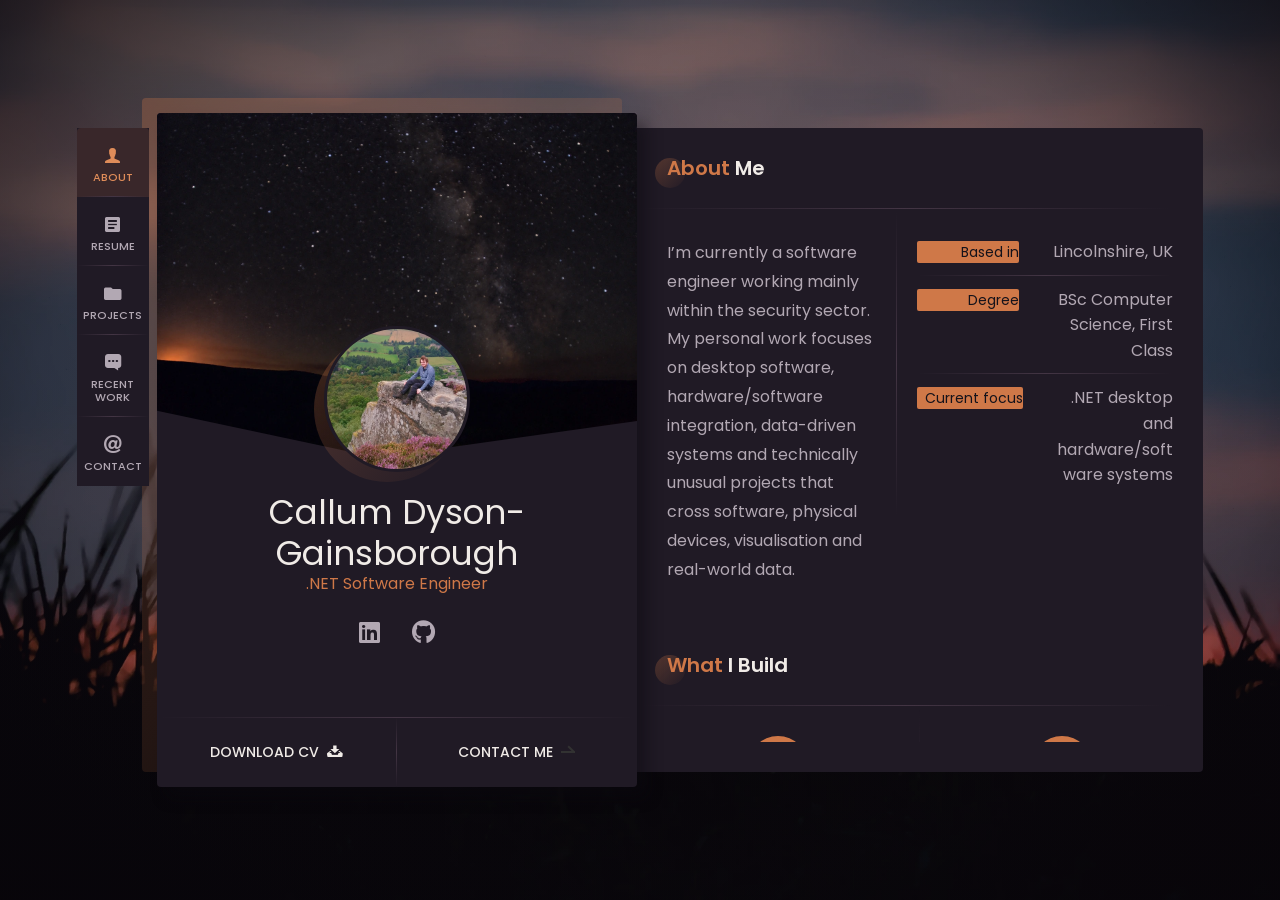
<file: index.html>
<!DOCTYPE html>
<html lang="en">
<head>
	<meta charset="UTF-8" />
	<meta http-equiv="X-UA-Compatible" content="IE=edge" />
	<title>Callum Dyson-Gainsborough | .NET Software Engineer</title>
	<meta name="viewport" content="width=device-width, initial-scale=1" />
	<meta name="description" content="Portfolio of Callum Dyson-Gainsborough, a .NET software engineer in Lincolnshire, UK, working across desktop software, hardware integration and data-driven systems." />
	<meta name="keywords" content="Callum Dyson-Gainsborough, .NET software engineer, C#, .NET, WPF, Avalonia, Python, C++, Raspberry Pi, portfolio, Lincolnshire, UK" />
	<meta name="author" content="Callum Dyson-Gainsborough" />
	<meta name="robots" content="noindex" />
	<meta name="google-site-verification" content="7QFsHAMtasWTgHgITnnopOlMpflYWgz3M8rtDwoXLFQ" />
	<meta name="msvalidate.01" content="28667CD97CC9E4F5CE00577251EA968D" />
	<meta name="theme-color" content="#14121a" />
	<link rel="canonical" href="https://callyyllac.github.io/" />

	<meta property="og:type" content="website" />
	<meta property="og:site_name" content="Callum Dyson-Gainsborough" />
	<meta property="og:url" content="https://callyyllac.github.io/" />
	<meta property="og:title" content="Callum Dyson-Gainsborough | .NET Software Engineer" />
	<meta property="og:description" content=".NET software engineer building desktop applications, hardware-integrated systems and data-driven tools." />
	<meta property="og:image" content="https://callyyllac.github.io/images/social-preview.png" />
	<meta property="og:image:width" content="1200" />
	<meta property="og:image:height" content="630" />
	<meta property="og:image:alt" content="Callum Dyson-Gainsborough portfolio mark and .NET Software Engineer title" />

	<meta name="twitter:card" content="summary_large_image" />
	<meta name="twitter:title" content="Callum Dyson-Gainsborough | .NET Software Engineer" />
	<meta name="twitter:description" content=".NET software engineer building desktop applications, hardware-integrated systems and data-driven tools." />
	<meta name="twitter:image" content="https://callyyllac.github.io/images/social-preview.png" />
	<link rel="preload" href="images/background-sunset.webp" as="image" type="image/webp" />

	<link href="https://fonts.googleapis.com/css?family=Poppins:100,100i,200,200i,300,300i,400,400i,500,500i,600,600i,700,700i,800,800i,900,900i" rel="stylesheet" />
	<link rel="stylesheet" href="https://use.fontawesome.com/releases/v5.8.0/css/all.css" />
	<link rel="stylesheet" href="css/basic.css" />
	<link rel="stylesheet" href="css/layout.css" />
	<link rel="stylesheet" href="css/blogs.css" />
	<link rel="stylesheet" href="css/ionicons.css" />
	<link rel="stylesheet" href="css/magnific-popup.css" />
	<link rel="stylesheet" href="css/animate.css" />
	<link rel="stylesheet" href="css/owl.carousel.css" />
	<link rel="stylesheet" href="css/new-skin/new-skin.css" />
	<link rel="stylesheet" href="css/template-colors/midnight-plum.css" />
	<link rel="stylesheet" href="css/portfolio.css" />
	<link rel="shortcut icon" href="images/favicons/favicon.ico" />
</head>

<body>
	<a class="skip-link" href="#about-card">Skip to main content</a>
	<div class="page new-skin">
		<div class="preloader" aria-hidden="true">
			<div class="centrize full-width">
				<div class="vertical-center">
					<div class="spinner">
						<div class="double-bounce1"></div>
						<div class="double-bounce2"></div>
					</div>
				</div>
			</div>
		</div>

		<div class="background" style="background-image: url(images/background-sunset.webp);" aria-hidden="true"></div>

		<main class="container opened" data-animation-in="fadeInLeft" data-animation-out="fadeOutLeft">
			<header class="header">
				<nav class="top-menu" aria-label="Portfolio sections">
					<ul>
						<li class="active">
							<a href="#about-card" aria-current="page"><span class="icon ion-person" aria-hidden="true"></span><span class="link">About</span></a>
						</li>
						<li>
							<a href="#resume-card"><span class="icon ion-android-list" aria-hidden="true"></span><span class="link">Resume</span></a>
						</li>
						<li>
							<a href="#works-card"><span class="icon ion-android-folder" aria-hidden="true"></span><span class="link">Projects</span></a>
						</li>
						<li>
							<a href="#recent-work-card" aria-label="Recent Work"><span class="icon ion-chatbox-working" aria-hidden="true"></span><span class="link">Recent Work</span></a>
						</li>
						<li>
							<a href="#contacts-card"><span class="icon ion-at" aria-hidden="true"></span><span class="link">Contact</span></a>
						</li>
					</ul>
				</nav>
			</header>

			<section class="card-started" id="home-card" aria-label="Introduction">
				<div class="profile">
					<div class="slide" style="background-image: url(images/profile-night-sky.webp);" aria-hidden="true"></div>
					<div class="image">
						<img src="images/profile.png?v=20260814" alt="Portrait of Callum Dyson-Gainsborough" />
					</div>
					<h1 class="title">Callum Dyson-Gainsborough</h1>
					<div class="subtitle">.NET Software Engineer</div>
					<div class="social" aria-label="Social profiles">
						<a target="_blank" rel="noopener noreferrer" href="https://www.linkedin.com/in/callum-d-03168515b/" aria-label="Callum on LinkedIn"><span class="fab fa-linkedin" aria-hidden="true"></span></a>
						<a target="_blank" rel="noopener noreferrer" href="https://github.com/CallyyllaC/" aria-label="Callum on GitHub"><span class="fab fa-github" aria-hidden="true"></span></a>
					</div>
					<div class="lnks">
						<a href="files/Callum-Dyson-Gainsborough-CV.pdf" download class="lnk" aria-label="Download Callum Dyson-Gainsborough's CV as a PDF">
							<span class="text">Download CV</span><span class="ion ion-archive" aria-hidden="true"></span>
						</a>
						<a href="#contacts-card" class="lnk discover"><span class="text">Contact Me</span><span class="arrow" aria-hidden="true"></span></a>
					</div>
				</div>
			</section>

			<section class="card-inner animated active" id="about-card" tabindex="-1">
				<div class="card-wrap">
					<div class="content about">
						<h2 class="title">About Me</h2>
						<div class="row">
							<div class="col col-d-7 col-t-7 col-m-12 border-line-v">
								<div class="text-box">
									<p>I’m currently a software engineer working mainly within the security sector. My personal work focuses on desktop software, hardware/software integration, data-driven systems and technically unusual projects that cross software, physical devices, visualisation and real-world data.</p>
								</div>
							</div>
							<div class="col col-d-5 col-t-5 col-m-12 border-line-v">
								<div class="info-list">
									<ul>
										<li><strong>Based in</strong> Lincolnshire, UK</li>
										<li><strong>Degree</strong> BSc Computer Science, First Class</li>
										<li><strong>Current focus</strong> .NET desktop and hardware/software systems</li>
									</ul>
								</div>
							</div>
							<div class="clear"></div>
						</div>
					</div>

					<div class="content services">
						<h2 class="title">What I Build</h2>
						<div class="row service-items border-line-v">
							<div class="col col-d-6 col-t-6 col-m-12 border-line-h">
								<div class="service-item"><div class="icon"><span class="ion ion-monitor" aria-hidden="true"></span></div><h3 class="name">Desktop software</h3><p>Maintainable applications and modular runtimes built around C#, .NET and clear system boundaries.</p></div>
							</div>
							<div class="col col-d-6 col-t-6 col-m-12 border-line-h">
								<div class="service-item"><div class="icon"><span class="ion ion-settings" aria-hidden="true"></span></div><h3 class="name">Hardware systems</h3><p>Software that works with Raspberry Pi, displays, lighting, physical controls, telemetry and device interfaces.</p></div>
							</div>
							<div class="col col-d-6 col-t-6 col-m-12">
								<div class="service-item"><div class="icon"><span class="ion ion-map" aria-hidden="true"></span></div><h3 class="name">Data-driven tools</h3><p>Mapping, environmental data, caching, processing and visualisation designed around useful decisions.</p></div>
							</div>
							<div class="col col-d-6 col-t-6 col-m-12">
								<div class="service-item"><div class="icon"><span class="ion ion-erlenmeyer-flask" aria-hidden="true"></span></div><h3 class="name">Technical experiments</h3><p>Unusual engineering projects spanning astronomy, media, robotics, vehicles and ambient interfaces.</p></div>
							</div>
							<div class="clear"></div>
						</div>
					</div>
				</div>
			</section>

			<section class="card-inner" id="resume-card" tabindex="-1">
				<div class="card-wrap">
					<div class="content resume">
						<h2 class="title">Resume &amp; Skills</h2>
						<div class="row">
							<div class="col col-d-6 col-t-6 col-m-12 border-line-v">
								<div class="resume-title border-line-h"><div class="icon"><i class="ion ion-university" aria-hidden="true"></i></div><h3 class="name">Education</h3></div>
								<div class="resume-items">
									<div class="resume-item border-line-h active"><div class="date">2017–2020</div><div class="name">BSc Computer Science, First Class</div><div class="company">University of Lincoln</div><p>A broad computer science foundation, with later work in robotics, machine learning, parallel programming and a telemanipulation dissertation.</p></div>
								</div>
							</div>
							<div class="col col-d-6 col-t-6 col-m-12 border-line-v">
								<div class="resume-title border-line-h"><div class="icon"><i class="ion ion-code-working" aria-hidden="true"></i></div><h3 class="name">Engineering focus</h3></div>
								<div class="resume-items">
									<div class="resume-item border-line-h active"><div class="date">CURRENT FOCUS</div><div class="name">Software and systems projects</div><p>Recent personal projects centre on .NET desktop applications, modular integrations, Raspberry Pi systems, hardware output and data-heavy planning tools.</p></div>
								</div>
							</div>
							<div class="clear"></div>
						</div>
					</div>

					<div class="content skills skills-current">
						<h2 class="title">Technical Skills</h2>
						<div class="skills-groups">
							<section class="skill-group"><h3><span class="ion ion-star" aria-hidden="true"></span> Core Engineering</h3><ul><li>C#</li><li>.NET / .NET Framework</li><li>WPF / Avalonia</li><li>Python</li><li>C++</li></ul></section>
							<section class="skill-group"><h3><span class="ion ion-monitor" aria-hidden="true"></span> Desktop / UI</h3><ul><li>WPF</li><li>Avalonia</li><li>WinForms</li><li>Desktop application architecture</li><li>plugin-based modular systems</li></ul></section>
							<section class="skill-group"><h3><span class="ion ion-settings" aria-hidden="true"></span> Systems / Hardware</h3><ul><li>Raspberry Pi</li><li>Hardware integration</li><li>Telemetry</li><li>GPIO / I2C / serial devices</li><li>Windows / Linux</li></ul></section>
							<section class="skill-group"><h3><span class="ion ion-code" aria-hidden="true"></span> Data / Tooling</h3><ul><li>SQL / SQL Server</li><li>APIs and data processing</li><li>HTML / CSS / JavaScript</li><li>GitHub / SVN</li><li>Automated testing</li></ul></section>
						</div>
						<p class="resume-note">The downloadable CV contains the fuller work and education history; this page focuses on skills demonstrated by the projects below.</p>
					</div>
				</div>
			</section>

			<section class="card-inner" id="works-card" tabindex="-1">
				<div class="card-wrap">
					<div class="content works">
						<h2 class="title">Projects</h2>
						<p class="project-intro">Current engineering work comes first. Selected earlier projects remain visible for context, with coursework and smaller utilities kept in the archive.</p>
						<div class="filter-menu project-filter-menu" role="group" aria-label="Filter projects">
							<button class="project-filter active" type="button" data-project-filter="all" aria-pressed="true">All</button>
							<button class="project-filter" type="button" data-project-filter="featured" aria-pressed="false">Featured</button>
							<button class="project-filter" type="button" data-project-filter="selected" aria-pressed="false">Earlier</button>
							<button class="project-filter" type="button" data-project-filter="archive" aria-pressed="false">Archive</button>
						</div>
						<p class="sr-only" id="project-filter-status" aria-live="polite"></p>

						<section class="project-section" data-project-section="featured" aria-labelledby="featured-heading">
							<div class="project-section-heading"><h3 id="featured-heading">Featured / Current Work</h3><p>Substantial projects under active development or representing recent completed work.</p></div>
							<div class="project-grid project-grid--featured" id="featured-projects">
								<!-- prerender:featured:start -->
								<article class="project-card project-card--featured project-card--flagship" data-project-id="noctaxis" data-project-group="featured"><div class="project-image project-image--placeholder" role="img" aria-label="Placeholder for a future Noctaxis planning interface screenshot"><span class="ion ion-image" aria-hidden="true"></span><strong>Project Image Coming Soon</strong></div><span class="project-kicker">Flagship project</span><div class="project-card__meta"><span class="project-status">IN DEVELOPMENT</span><span class="project-period">Current</span></div><h4>Noctaxis</h4><p>A free astronomy and astrophotography planning application created after identifying a gap between capable but increasingly complex, subscription-led tools and a more accessible planning experience. Built with .NET 10 and Avalonia using freely licensable libraries and public or open datasets where practical, Noctaxis brings celestial planning, camera and lens field-of-view and orientation tools, interactive mapping, weather and saved scouting locations into one cohesive desktop application. Its visibility model accounts for observer elevation, camera height and surrounding terrain, with terrain horizons, environmental data, caching and processing treated as core planning inputs rather than decorative map layers.</p><ul class="project-tags" aria-label="Technologies used"><li>C#</li><li>.NET 10</li><li>Avalonia</li><li>Desktop architecture</li><li>Astronomy calculations</li><li>Camera FOV</li><li>Terrain and visibility</li><li>Weather</li><li>Data caching</li></ul><div class="project-actions"><span class="project-availability"><span class="ion ion-code-working" aria-hidden="true"></span>In active development</span></div></article>
								<article class="project-card project-card--featured" data-project-id="ember-deck" data-project-group="featured"><div class="project-image project-image--contain"><img src="images/projects/ember-deck.jpg" alt="The restored Ember Deck Hitachi media console with waveform visualisation on its built-in display" width="1800" height="680" loading="lazy"></div><div class="project-card__meta"><span class="project-status">V1 COMPLETE</span><span class="project-period">Paused after V1</span></div><h4>The Ember Deck</h4><p>An end-to-end physical-computing project that restores a vintage Hitachi TV, radio and cassette unit as a Raspberry Pi 5 media console while retaining original controls where practical. Custom Linux and Python software uses supervised worker processes and shared state to monitor health, restart unhealthy workers, coordinate Plexamp, Bluetooth and MPRIS playback, centralise hardware ownership, and drive multiple displays, analogue and digital indicators and RGBW audio visualisation. The build also spans low-voltage power distribution, fused branches, voltage conversion, GPIO, I2C, ADC and LED peripherals, and custom audio hardware.</p><ul class="project-tags" aria-label="Technologies used"><li>Python</li><li>Raspberry Pi 5</li><li>Linux</li><li>Supervised processes</li><li>Electronics</li><li>GPIO / I2C</li><li>Media integration</li><li>Audio visualisation</li><li>Physical computing</li></ul><div class="project-actions"><a class="project-action" href="https://github.com/CallyyllaC/The-Ember-Deck" target="_blank" rel="noopener noreferrer" aria-label="View The Ember Deck source on GitHub">Source<span class="ion ion-arrow-up-c" aria-hidden="true"></span></a></div></article>
								<article class="project-card project-card--featured" data-project-id="desktop-shrine" data-project-group="featured"><div class="project-image project-image--focus-right"><img src="images/projects/desktop-shrine.webp" alt="Desktop Shrine hardware telemetry rendered on a GOverlay display beside ambient lighting" width="1800" height="613" loading="lazy"></div><div class="project-card__meta"><span class="project-status">ACTIVE</span><span class="project-period">Current</span></div><h4>Desktop Shrine</h4><p>A modular .NET 10 Windows desktop runtime that turns media, audio and hardware activity into configurable ambient output. Its plugin architecture integrates Windows media and Steam, desktop audio analysis, CPU and GPU telemetry, artwork colour extraction and priority-based routing to GOverlay LCD and BlinkStick RGBW devices. The project also covers installer and release engineering for a deployable desktop product.</p><ul class="project-tags" aria-label="Technologies used"><li>C#</li><li>.NET 10</li><li>Windows</li><li>Plugin architecture</li><li>Media integration</li><li>Audio analysis</li><li>Hardware telemetry</li><li>GOverlay</li><li>BlinkStick</li></ul><div class="project-actions"><a class="project-action" href="https://github.com/CallyyllaC/Desktop-Shrine" target="_blank" rel="noopener noreferrer" aria-label="View Desktop Shrine source on GitHub">Source<span class="ion ion-arrow-up-c" aria-hidden="true"></span></a><a class="project-action" href="https://github.com/CallyyllaC/Desktop-Shrine/releases" target="_blank" rel="noopener noreferrer" aria-label="View Desktop Shrine releases and downloads">Releases / Download<span class="ion ion-arrow-up-c" aria-hidden="true"></span></a></div></article>
								<!-- prerender:featured:end -->
							</div>
						</section>

						<section class="project-section" data-project-section="selected" aria-labelledby="selected-heading">
							<div class="project-section-heading"><h3 id="selected-heading">Selected Earlier Work</h3><p>Older work that still demonstrates useful technical depth or project history.</p></div>
							<div class="project-grid project-grid--selected" id="selected-projects">
								<!-- prerender:selected:start -->
								<article class="project-card project-card--selected project-card--prominent" data-project-id="leapmotion-telemanipulation" data-project-group="selected"><div class="project-image"><img src="images/projects/leap-motion-telemanipulation.webp" alt="RViz telemanipulation demo showing tracked hands and a simulated Franka Panda robot arm" width="1600" height="900" loading="lazy"></div><div class="project-card__meta"><span class="project-status">DISSERTATION</span><span class="project-period">2020</span></div><h4>Leap Motion Telemanipulation</h4><p>A robotics telemanipulation system completed as third-year and dissertation work, using single- and dual-Leap-Motion hand tracking to control a simulated Franka Panda arm through ROS, MoveIt and custom C++ and Python nodes and messages. It translated gestures and tracked hand coordinates into constrained robot-workspace movement and gripper control. Because the available Linux Leap Motion support was obsolete and problematic, the input and Ubuntu/ROS environments were separated through a networked-systems workaround rather than abandoning the intended architecture.</p><ul class="project-tags" aria-label="Technologies used"><li>C++</li><li>Python</li><li>Ubuntu</li><li>ROS</li><li>MoveIt</li><li>Leap Motion</li><li>Coordinate transforms</li><li>Networked systems</li></ul><div class="project-actions"><a class="project-action" href="https://github.com/CallyyllaC/LeapMotion-Telemanipulation" target="_blank" rel="noopener noreferrer" aria-label="View Leap Motion Telemanipulation source on GitHub">Source<span class="ion ion-arrow-up-c" aria-hidden="true"></span></a></div></article>
								<article class="project-card project-card--selected" data-project-id="endless-modding" data-project-group="selected"><div class="project-image project-image--contain"><img src="images/projects/endless-modding.webp" alt="EndlessModding blue space artwork and logo" width="1080" height="1080" loading="lazy"></div><div class="project-card__meta"><span class="project-status">EARLIER WORK</span><span class="project-period">2019–2023</span></div><h4>EndlessModding</h4><p>An early post-graduate C# desktop project that reworked and expanded the original Endless Space 2 hero designer into a broader toolset for creating and managing custom game content. It was an important step in learning desktop-development techniques later used professionally.</p><ul class="project-tags" aria-label="Technologies used"><li>C#</li><li>.NET</li><li>Desktop UI</li><li>Game modding</li></ul><div class="project-actions"><a class="project-action" href="https://github.com/CallyyllaC/EndlessModding" target="_blank" rel="noopener noreferrer" aria-label="View EndlessModding source on GitHub">Source<span class="ion ion-arrow-up-c" aria-hidden="true"></span></a></div></article>
								<!-- prerender:selected:end -->
							</div>
						</section>

						<section class="project-section project-section--archive" data-project-section="archive" aria-labelledby="archive-heading">
							<div class="project-section-heading"><h3 id="archive-heading">Archive / Early Work</h3><p>Smaller utilities, group projects and university coursework, retained as project history.</p></div>
							<a class="archive-link" href="https://github.com/CallyyllaC?tab=repositories" target="_blank" rel="noopener noreferrer" aria-label="Browse Callum Dyson-Gainsborough's early work on GitHub">
								<span>Browse the early-work archive</span><span class="fab fa-github" aria-hidden="true"></span>
							</a>
						</section>
					</div>
				</div>
			</section>

			<section class="card-inner blog" id="recent-work-card" tabindex="-1" aria-labelledby="recent-work-heading">
				<span class="section-anchor-alias" id="updates" aria-hidden="true"></span>
				<span class="section-anchor-alias" id="blog-card" aria-hidden="true"></span>
				<div class="card-wrap">
					<div class="content recent-work">
						<h2 class="title" id="recent-work-heading">Recent Work</h2>
						<p class="timeline-intro">Curated monthly development snapshots, compacted into broader summaries as the timeline matures.</p>
						<ol class="recent-work-timeline" id="recent-work-timeline" aria-label="Recent development highlights">
							<!-- prerender:recent-work:start -->
							<li class="recent-work-entry recent-work-entry--month" data-recent-work-id="2026-10"><div class="recent-work-marker" aria-hidden="true"></div><article class="recent-work-card" data-project-ids="noctaxis ember-deck"><header class="recent-work-entry__header"><h3 class="recent-work-period"><time datetime="2026-10">October 2026</time></h3><span class="recent-work-kind">Monthly snapshot</span></header><ul class="recent-work-points"><li>Published Noctaxis pre-alpha v0.2 after a measured performance pass that made catalogue search, terrain builds, startup and camera framing substantially faster.</li><li>Released The Ember Deck v2 with unattended Plex sign-in, per-device configuration overlays, stricter validation and more resilient worker supervision.</li><li>Made FoxDash adapt its dashboard palette and physical backlight to the ambient-light sensor, then calibrated the response for real tunnel and daylight conditions.</li><li>Expanded Awoo with repository-backed project roadmaps and licence metadata, a resumable Wayback archival queue, and richer software metadata for discovery.</li></ul><ul class="recent-work-links" aria-label="Related links for October 2026"><li><a href="https://github.com/CallyyllaC/Noctaxis" target="_blank" rel="noopener noreferrer">Noctaxis source<span class="ion ion-arrow-up-c" aria-hidden="true"></span></a></li><li><a href="https://github.com/CallyyllaC/The-Ember-Deck" target="_blank" rel="noopener noreferrer">The Ember Deck source<span class="ion ion-arrow-up-c" aria-hidden="true"></span></a></li><li><a href="https://github.com/CallyyllaC/FoxDash" target="_blank" rel="noopener noreferrer">FoxDash source<span class="ion ion-arrow-up-c" aria-hidden="true"></span></a></li><li><a href="https://awoo.ltd/" target="_blank" rel="noopener noreferrer">Awoo<span class="ion ion-arrow-up-c" aria-hidden="true"></span></a></li></ul></article></li>
							<li class="recent-work-entry recent-work-entry--month" data-recent-work-id="2026-08"><div class="recent-work-marker" aria-hidden="true"></div><article class="recent-work-card" data-project-ids="desktop-shrine noctaxis"><header class="recent-work-entry__header"><h3 class="recent-work-period"><time datetime="2026-08">August 2026</time></h3><span class="recent-work-kind">Monthly snapshot</span></header><ul class="recent-work-points"><li>Reached the Desktop Shrine 2.0 Alpha milestone with revised lighting controls, live configuration and a new desktop settings and Quick Access experience.</li><li>Advanced Noctaxis camera field-of-view planning and terrain-aware visibility, with environmental overlays and clearer planner feedback.</li><li>Refreshed this portfolio, the GitHub profile and project documentation with clearer project curation, local imagery and updated public context.</li></ul><ul class="recent-work-links" aria-label="Related links for August 2026"><li><a href="https://github.com/CallyyllaC/Desktop-Shrine" target="_blank" rel="noopener noreferrer">Desktop Shrine source<span class="ion ion-arrow-up-c" aria-hidden="true"></span></a></li><li><a href="https://github.com/CallyyllaC/CallyyllaC.github.io" target="_blank" rel="noopener noreferrer">Portfolio source<span class="ion ion-arrow-up-c" aria-hidden="true"></span></a></li></ul></article></li>
							<li class="recent-work-entry recent-work-entry--month" data-recent-work-id="2026-07"><div class="recent-work-marker" aria-hidden="true"></div><article class="recent-work-card" data-project-ids="ember-deck desktop-shrine"><header class="recent-work-entry__header"><h3 class="recent-work-period"><time datetime="2026-07">July 2026</time></h3><span class="recent-work-kind">Monthly snapshot</span></header><ul class="recent-work-points"><li>Completed The Ember Deck V1 after roughly nine months of hardware and software work, finishing the restored media console, physical controls, dual displays, 2.1 audio system and serviceable internal wiring.</li><li>Refined its playback routing, process supervision, status indicators and album-art-driven RGBW visualisation into a coherent finished system.</li><li>Began Fox Shrine, an ambient Windows display and lighting experiment that evolved into Desktop Shrine.</li></ul><ul class="recent-work-links" aria-label="Related links for July 2026"><li><a href="https://github.com/CallyyllaC/The-Ember-Deck" target="_blank" rel="noopener noreferrer">The Ember Deck source<span class="ion ion-arrow-up-c" aria-hidden="true"></span></a></li><li><a href="https://github.com/CallyyllaC/Desktop-Shrine" target="_blank" rel="noopener noreferrer">Desktop Shrine source<span class="ion ion-arrow-up-c" aria-hidden="true"></span></a></li></ul></article></li>
							<li class="recent-work-entry recent-work-entry--half-year" data-recent-work-id="2026-h1"><div class="recent-work-marker" aria-hidden="true"></div><article class="recent-work-card" data-project-ids="ember-deck"><header class="recent-work-entry__header"><h3 class="recent-work-period"><time datetime="2026-06-30">Early 2026</time></h3><span class="recent-work-kind">Half-year summary</span></header><ul class="recent-work-points"><li>Reworked The Ember Deck from a working Raspberry Pi media prototype into a modular system with supervised worker processes, shared state, health monitoring and automatic recovery.</li><li>Developed its multi-display interface, playback routing, physical-control integration and diagnostics around media metadata, lyrics, system state, audio visualisation and process heartbeats.</li><li>Built a Raspberry Pi car telemetry prototype around OBD data and a connected dashboard display, moving from Bluetooth experimentation to a wired USB adapter for more dependable long-term logging.</li><li>Prototyped a compact Pi Zero 2 dashboard enclosure and mounting arrangement, iterating after the first resin case proved too deep, cracked and too heavy when fitted with a Pi 3.</li><li>Defined a conservative in-car power and cabling approach using an existing 12 V USB supply, separate from the dashcam, with the eventual aim of integrating a cloned Diagbox interface.</li></ul><ul class="recent-work-links" aria-label="Related links for Early 2026"><li><a href="https://github.com/CallyyllaC/The-Ember-Deck" target="_blank" rel="noopener noreferrer">The Ember Deck source<span class="ion ion-arrow-up-c" aria-hidden="true"></span></a></li></ul></article></li>
							<li class="recent-work-entry recent-work-entry--year" data-recent-work-id="2025"><div class="recent-work-marker" aria-hidden="true"></div><article class="recent-work-card" data-project-ids="ember-deck"><header class="recent-work-entry__header"><h3 class="recent-work-period"><time datetime="2025">2025</time></h3><span class="recent-work-kind">Annual summary</span></header><ul class="recent-work-points"><li>Started The Ember Deck by restoring a vintage Hitachi TV, radio and cassette unit around a Raspberry Pi 5, establishing headless Plexamp playback, Bluetooth audio, a USB DAC and the first hardware prototype.</li><li>Expanded the build toward physical controls and an RGBW audio visualiser while documenting the restoration, Linux setup and electronics as a practical build log.</li><li>Built a searchable Google Sheets and Apps Script serial-number lookup for a friend&#039;s historical collecting website, turning a structured archive into a simple public-facing research tool.</li></ul><ul class="recent-work-links" aria-label="Related links for 2025"><li><a href="https://github.com/CallyyllaC/The-Ember-Deck" target="_blank" rel="noopener noreferrer">The Ember Deck source<span class="ion ion-arrow-up-c" aria-hidden="true"></span></a></li></ul></article></li>
							<!-- prerender:recent-work:end -->
						</ol>
					</div>
				</div>
			</section>

			<section class="card-inner contacts" id="contacts-card" tabindex="-1">
				<div class="card-wrap">
					<div class="content contacts">
						<h2 class="title">Get in Touch</h2>
						<div class="row">
							<div class="col col-d-12 col-t-12 col-m-12 border-line-v">
								<div class="info-list contact-list">
									<ul>
										<li><strong>Location</strong> Lincolnshire, UK</li>
										<li><strong>LinkedIn</strong> <a href="https://www.linkedin.com/in/callum-d-03168515b/">Message me on LinkedIn</a></li>
										<li><strong>GitHub</strong> <a href="https://github.com/CallyyllaC/">github.com/CallyyllaC</a></li>
										<li><strong>Personal site</strong> <a href="https://awoo.ltd/" target="_blank" rel="noopener noreferrer">awoo.ltd</a></li>
									</ul>
								</div>
							</div>
							<div class="clear"></div>
						</div>
					</div>
				</div>
			</section>
		</main>
	</div>

	<script src="js/jquery.min.js"></script>
	<script src="js/jquery.validate.js"></script>
	<script src="js/jquery.magnific-popup.js"></script>
	<script src="js/imagesloaded.pkgd.js"></script>
	<script src="js/isotope.pkgd.js"></script>
	<script src="js/jquery.slimscroll.js"></script>
	<script src="js/owl.carousel.js"></script>
	<script src="js/project-data.js"></script>
	<script src="js/portfolio.js"></script>
	<script src="js/recent-work-data.js"></script>
	<script src="js/recent-work.js"></script>
	<script src="js/section-navigation.js"></script>
	<script src="js/scripts.js"></script>
</body>
</html>
</file>
<file: css/basic.css>
/**
*	Ryan - Resume/CV/vCard Template (HTML)
*	Version: 2.0
*	Author: beshleyua
*	Author URL: http://themeforest.net/user/beshleyua
*	Copyright © Cvio by beshleyua. All Rights Reserved.
**/

/* TABLE OF CONTENTS
	1. Base
	2. Container
	3. Columns
	4. Preloader
	5. Typography
	6. Forms
	7. Alignments
	8. Animations
*/

/*
	1. Basic
*/

html {
	margin-right: 0!important;
}

body {
	margin: 0;
	padding: 0;
	border: none;
	font-family: 'Poppins';
	font-size: 14px;
	color: #626262;
	background: #d8dbe2;
	letter-spacing: 0em;
	font-weight: 400;
	-webkit-font-smoothing: antialiased;
	-webkit-text-size-adjust: 100%;
}

.page {
	position: absolute;
	overflow: hidden;
	width: 100%;
	height: 100%;
}

@media (max-width: 1023px) {
	.page {
		overflow: visible;
	}

}

* {
	box-sizing: border-box;
	-webkit-box-sizing: border-box;
}

/*
	2. Container
*/
.container {
	margin: -300px 0 0 -240px;
	position: absolute;
	top: 50%;
	left: 50%;
	width: 480px;
	height: 600px;
	transform: translateX(0px);
	-webkit-transform: translateX(0px);
	-moz-transform: translateX(0px);
	-o-transform: translateX(0px);
	transition: all 0.4s ease 0s;
	-moz-transition: all 0.4s ease 0s;
	-webkit-transition: all 0.4s ease 0s;
	-o-transition: all 0.4s ease 0s;
}

.container.opened {
	transform: translateX(-240px);
	-webkit-transform: translateX(-240px);
	-moz-transform: translateX(-240px);
	-o-transform: translateX(-240px);
}

@media (max-width: 1072px) {
	.container {
		margin: -300px 0 0 -220px;
		width: 440px;
	}

	.container.opened {
		transform: translateX(-204px);
		-webkit-transform: translateX(-204px);
		-moz-transform: translateX(-204px);
		-o-transform: translateX(-204px);
	}

}

@media (max-width: 1023px) {
	.container {
		margin: 0 auto;
		position: relative;
		top: 83px;
		left: 0;
		width: auto;
		max-width: 540px;
		height: auto;
		transform: none;
		-webkit-transform: none;
		-moz-transform: none;
		-o-transform: none;
	}

	.container.opened {
		transform: none;
		-webkit-transform: none;
		-moz-transform: none;
		-o-transform: none;
	}

}

@media (max-width: 560px) {
	.container {
		margin: 0 5px;
		top: 78px;
		width: auto;
		max-width: 100%;
	}

}

.background {
	position: fixed;
	top: 0%;
	left: 0%;
	width: 100%;
	height: 100%;
	background-position: center center;
	background-repeat: no-repeat;
	background-size: cover;
	background-color: rgba(120, 204, 109, 0.4);
}


/*
	3. Columns
*/
.row {
	margin: 0 -20px;
	position: relative;
	font-size: 0;
}

.row .col {
	padding: 20px;
	position: relative;
	display: inline-block;
	vertical-align: top;
	font-size: 14px;
}

.row .col .col {
	padding-top: 0;
	padding-bottom: 20px;
}

@media (min-width: 1024px) {
	.row .col.col-d-12 {
		width: 99.996%;
	}

	.row .col.col-d-11 {
		width: 91.663%;
	}

	.row .col.col-d-10 {
		width: 83.333%;
	}

	.row .col.col-d-9 {
		width: 74.997%;
	}

	.row .col.col-d-8 {
		width: 66.664%;
	}

	.row .col.col-d-7 {
		width: 58.331%;
	}

	.row .col.col-d-6 {
		width: 49.998%;
	}

	.row .col.col-d-5 {
		width: 41.665%;
	}

	.row .col.col-d-4 {
		width: 33.332%;
	}

	.row .col.col-d-3 {
		width: 24.999%;
	}

	.row .col.col-d-2 {
		width: 16.666%;
	}

	.row .col.col-d-1 {
		width: 8.333%;
	}

}

@media (max-width: 1023px) {
	.row .col.col-t-12 {
		width: 99.996%;
	}

	.row .col.col-t-11 {
		width: 91.663%;
	}

	.row .col.col-t-10 {
		width: 83.333%;
	}

	.row .col.col-t-9 {
		width: 74.997%;
	}

	.row .col.col-t-8 {
		width: 66.664%;
	}

	.row .col.col-t-7 {
		width: 58.331%;
	}

	.row .col.col-t-6 {
		width: 49.998%;
	}

	.row .col.col-t-5 {
		width: 41.665%;
	}

	.row .col.col-t-4 {
		width: 33.332%;
	}

	.row .col.col-t-3 {
		width: 24.999%;
	}

	.row .col.col-t-2 {
		width: 16.666%;
	}

	.row .col.col-t-1 {
		width: 8.333%;
	}

}

@media (max-width: 560px) {
	.row .col.col-m-12 {
		width: 99.996%;
	}

	.row .col.col-m-11 {
		width: 91.663%;
	}

	.row .col.col-m-10 {
		width: 83.333%;
	}

	.row .col.col-m-9 {
		width: 74.997%;
	}

	.row .col.col-m-8 {
		width: 66.664%;
	}

	.row .col.col-m-7 {
		width: 58.331%;
	}

	.row .col.col-m-6 {
		width: 49.998%;
	}

	.row .col.col-m-5 {
		width: 41.665%;
	}

	.row .col.col-m-4 {
		width: 33.332%;
	}

	.row .col.col-m-3 {
		width: 24.999%;
	}

	.row .col.col-m-2 {
		width: 16.666%;
	}

	.row .col.col-m-1 {
		width: 8.333%;
	}

}

.row:after {
	content: '';
	display: block;
	clear: both;
}

.border-line-v:before {
	content: '';
	position: absolute;
	left: 0;
	top: 0;
	width: 1px;
	height: 100%;
	background: -moz-radial-gradient(top, ellipse cover, rgba(197, 202, 213, 0.7) 0%, rgba(255, 255, 255, 0) 70%);
	background: -webkit-radial-gradient(top, ellipse cover, rgba(197, 202, 213, 0.7) 0%, rgba(255, 255, 255, 0) 70%);
	background: radial-gradient(ellipse at top, rgba(197, 202, 213, 0.7) 0%, rgba(255, 255, 255, 0) 70%);
}

.border-line-h:after {
	content: '';
	position: absolute;
	left: 0;
	bottom: 0;
	width: 100%;
	height: 1px;
	background: -moz-radial-gradient(left, ellipse cover, rgba(197, 202, 213, 0.7) 0%, rgba(255, 255, 255, 0) 70%);
	background: -webkit-radial-gradient(left, ellipse cover, rgba(197, 202, 213, 0.7) 0%, rgba(255, 255, 255, 0) 70%);
	background: radial-gradient(ellipse at left, rgba(197, 202, 213, 0.7) 0%, rgba(255, 255, 255, 0) 70%);
}

/*
	4. Preloader
*/
.preloader {
	position: fixed;
	top: 0;
	left: 0;
	width: 100%;
	height: 100%;
	text-align: center;
	background: #ffffff;
	z-index: 1000;
}

.preloader .spinner {
	position: relative;
	display: inline-block;
	width: 40px;
	height: 40px;
}

.preloader .spinner .double-bounce1,
.preloader .spinner .double-bounce2 {
	position: absolute;
	top: 0;
	left: 0;
	width: 100%;
	height: 100%;
	background: #78cc6d;
	opacity: 1;
	-webkit-animation: sk-bounce 2s infinite ease-in-out;
	animation: sk-bounce 2s infinite ease-in-out;
	border-radius: 50%;
	-moz-border-radius: 50%;
	-webkit-border-radius: 50%;
	-khtml-border-radius: 50%;
}

.preloader .spinner .double-bounce2 {
	-webkit-animation-delay: -1s;
	animation-delay: -1s;
	opacity: 0.1;
}

/*
	5. Typography
*/
h1,
h2,
h3,
h4,
h5,
h6 {
	margin: 0 0 5px 0;
	font-family: 'Poppins';
	font-size: 25px;
	color: #171717;
	line-height: 33px;
	font-weight: 500;
}

h2 {
	font-size: 24px;
}

h3 {
	font-size: 22px;
}

h4 {
	font-size: 20px;
}

h5 {
	font-size: 18px;
}

h6 {
	font-size: 16px;
}

p {
	font-size: 14px;
	line-height: 1.6;
	padding: 0;
	margin: 0 0 20px 0;
}

strong {
	font-weight: 500;
}

/* links, buttons */
.lnks {
	position: absolute;
	bottom: 0;
	left: 0;
	width: 100%;
	height: 70px;
	z-index: 10;
}

.lnks:before {
	content: '';
	position: absolute;
	left: 0;
	top: 0;
	width: 100%;
	height: 1px;
	background: -moz-radial-gradient(left, ellipse cover, rgba(197, 202, 213, 0.7) 0%, rgba(255, 255, 255, 0) 70%);
	background: -webkit-radial-gradient(left, ellipse cover, rgba(197, 202, 213, 0.7) 0%, rgba(255, 255, 255, 0) 70%);
	background: radial-gradient(ellipse at left, rgba(197, 202, 213, 0.7) 0%, rgba(255, 255, 255, 0) 70%);
}

.lnk,
.button {
	position: relative;
	float: left;
	width: 50%;
	height: 70px;
	line-height: 70px;
	font-size: 12px;
	color: #171717;
	font-weight: 500;
	text-align: center;
	text-decoration: none;
	text-transform: uppercase;
	border: none;
}

.lnk:before,
.button:before {
	content: '';
	position: absolute;
	right: 0;
	top: 0;
	width: 1px;
	height: 100%;
	background: -moz-radial-gradient(top, ellipse cover, rgba(197, 202, 213, 0.7) 0%, rgba(255, 255, 255, 0) 70%);
	background: -webkit-radial-gradient(top, ellipse cover, rgba(197, 202, 213, 0.7) 0%, rgba(255, 255, 255, 0) 70%);
	background: radial-gradient(ellipse at top, rgba(197, 202, 213, 0.7) 0%, rgba(255, 255, 255, 0) 70%);
}

.lnk .ion,
.button .ion,
.lnk .arrow,
.button .arrow {
	margin: 0 0 0 8px;
	position: relative;
	top: -2px;
	display: inline-block;
	vertical-align: middle;
	font-size: 18px;
	transition: all 0.3s ease 0s;
	-moz-transition: all 0.3s ease 0s;
	-webkit-transition: all 0.3s ease 0s;
	-o-transition: all 0.3s ease 0s;
}

.lnk .arrow,
.button .arrow {
	top: -1px;
	width: 14px;
	height: 2px;
}

.lnk .arrow:before,
.button .arrow:before,
.lnk .arrow:after,
.button .arrow:after {
	content: '';
	position: absolute;
	left: 0;
	top: 0;
	width: 100%;
	height: 100%;
	background: #171717;
	transition: all 0.3s ease 0s;
	-moz-transition: all 0.3s ease 0s;
	-webkit-transition: all 0.3s ease 0s;
	-o-transition: all 0.3s ease 0s;
}

.lnk .arrow:after,
.button .arrow:after {
	left: auto;
	top: auto;
	right: 0;
	bottom: 3px;
	width: 8px;
	height: 2px;
	transform: rotate(45deg);
	-webkit-transform: rotate(45deg);
	-moz-transform: rotate(45deg);
	-o-transform: rotate(45deg);
}

.lnk .text,
.button .text {
	transition: all 0.3s ease 0s;
	-moz-transition: all 0.3s ease 0s;
	-webkit-transition: all 0.3s ease 0s;
	-o-transition: all 0.3s ease 0s;
}

.lnk:last-child:before,
.button:last-child:before {
	display: none;
}

.lnk:hover,
.button:hover {
	color: #78cc6d;
}

.lnk:hover .ion,
.button:hover .ion {
	color: #78cc6d;
}

.lnk:hover .arrow:before,
.button:hover .arrow:before,
.lnk:hover .arrow:after,
.button:hover .arrow:after {
	background: #78cc6d;
}

.button {
	display: inline-block;
	float: none;
	width: auto;
}

a {
	color: #626262;
	text-decoration: none;
	opacity: 1;
	outline: none;
}

a:hover {
	text-decoration: none;
	color: #78cc6d;
}

/* lists */
ol,
ul {
	list-style: none;
	margin-top: 0px;
	margin-bottom: 0px;
	padding-left: 0px;
}

ul ul,
ul ol,
ol ol,
ol ul {
	margin-bottom: 0px;
}

li {
	margin-bottom: 0px;
}

/* code */
code {
	background: #d8dbe2;
	font-size: 16px;
	font-family: 'Poppins';
	margin: 20px 0;
	padding: 10px 20px;
}

/* tables */
table {
	width: 100%;
	margin: 30px 0;
	padding: 0;
	border-collapse: collapse;
}

th {
	font-weight: 500;
	border: none;
	border-bottom: 1px solid #d8dbe2;
	color: #171717;
	padding: 12px 15px;
	text-align: left;
}

td {
	border: none;
	border-bottom: 1px solid #d8dbe2;
	padding: 12px 15px;
	text-align: left;
	color: #626262;
}

/* blockquote */
blockquote {
	font-family: 'Poppins';
}

/*
	6. Forms
*/
input,
textarea,
button {
	margin: 0;
	padding: 0;
	display: block;
	font-family: 'Poppins';
	font-size: 13px;
	width: 100%;
	height: 60px;
	color: #171717;
	background: none;
	border: none;
	border-bottom: 1px solid #d8dbe2;
	-webkit-appearance: none;
	-moz-appearance: none;
	appearance: none;
	resize: none;
	outline: 0;
	transition: all 0.3s ease 0s;
	-moz-transition: all 0.3s ease 0s;
	-webkit-transition: all 0.3s ease 0s;
	-o-transition: all 0.3s ease 0s;
	border-radius: 0px;
	-moz-border-radius: 0px;
	-webkit-border-radius: 0px;
	-khtml-border-radius: 0px;
}

input:focus,
textarea:focus,
button:focus {
	color: #171717;
	border-bottom: 1px solid #78cc6d;
}

textarea {
	padding: 15px 0;
	height: 80px;
}

button {
	width: auto;
	display: inline-block;
	vertical-align: top;
	color: #171717;
	border-bottom: 1px solid #d8dbe2;
	text-align: left;
	cursor: pointer;
}

button:hover {
	border-bottom: 1px solid #78cc6d;
}

label,
legend {
	display: block;
	padding-bottom: 10px;
	font-family: 'Poppins';
	font-size: 14px;
}

fieldset {
	border-width: 0;
	padding: 0;
}

input[type="checkbox"],
input[type="radio"] {
	display: inline;
}

::-webkit-input-placeholder {
	color: #999999;
}

:-moz-placeholder {
	color: #999999;
}

::-moz-placeholder {
	color: #999999;
}

:-ms-input-placeholder {
	color: #999999;
}

input:focus::-webkit-input-placeholder,
textarea:focus::-webkit-input-placeholder {
	color: #171717;
}

input:focus:-moz-placeholder,
textarea:focus:-moz-placeholder {
	color: #171717;
}

input:focus::-moz-placeholder,
textarea:focus::-moz-placeholder {
	color: #171717;
}

input:focus:-ms-input-placeholder,
textarea:focus:-ms-input-placeholder {
	color: #171717;
}

input.error,
textarea.error {
	border-bottom: 1px solid #ff0000 !important;
}

label.error {
	display: none!important;
}

input.error::-moz-placeholder,
textarea.error::-moz-placeholder {
	color: #ff0000;
}

input.error:-moz-placeholder,
textarea.error:-moz-placeholder {
	color: #ff0000;
}

input.error:-ms-input-placeholder,
textarea.error:-ms-input-placeholder {
	color: #ff0000;
}

input.error::-webkit-input-placeholder,
textarea.error::-webkit-input-placeholder {
	color: #ff0000;
}

/*
	7. Alignments
*/
.align-center {
	text-align: center !important;
}

.align-right {
	text-align: right !important;
}

.align-left {
	text-align: left !important;
}

.pull-right {
	float: right !important;
}

.pull-left {
	float: left !important;
}

.pull-none {
	float: none !important;
}

/* width */
.full-width {
	max-width: 100% !important;
	width: 100% !important;
}

.full-max-width {
	max-width: 100% !important;
	width: auto !important;
}

/* vertical align */
.centrize {
	display: table !important;
	table-layout: fixed !important;
	height: 100% !important;
	position: relative !important;
}

.vertical-center {
	display: table-cell !important;
	vertical-align: middle !important;
}

.vertical-top {
	display: table-cell !important;
	vertical-align: top !important;
}

.vertical-bottom {
	display: table-cell !important;
	vertical-align: bottom !important;
}

/* text formating */
.text-uppercase {
	text-transform: uppercase !important;
}

.text-lowercase {
	text-transform: lowercase !important;
}

.text-capitalize {
	text-transform: capitalize !important;
}

.text-regular {
	font-weight: 400 !important;
}

.text-bold {
	font-weight: 700 !important;
}

.text-italic {
	font-style: italic !important;
}

/* clearing */
.clear {
	clear: both;
}

/*
	8. Animations
*/
/* flip cards */
.FlipIn {
	-webkit-backface-visibility: visible !important;
	backface-visibility: visible !important;
	-webkit-animation-duration: 0.7s !important;
	animation-duration: 0.7s !important;
	-webkit-animation-name: FlipIn;
	animation-name: FlipIn;
}

@-webkit-keyframes FlipIn {
	from {
		-webkit-transform: perspective(400px) rotate3d(0, 1, 0, 90deg);
		transform: perspective(400px) rotate3d(0, 1, 0, 90deg);
		-webkit-animation-timing-function: ease-in;
		animation-timing-function: ease-in;
		opacity: 0;
	}

	60% {
		-webkit-transform: perspective(400px) rotate3d(0, 1, 0, 0deg);
		transform: perspective(400px) rotate3d(0, 1, 0, 0deg);
		opacity: 1;
	}

	80% {
		-webkit-transform: perspective(400px) rotate3d(0, 1, 0, -5deg);
		transform: perspective(400px) rotate3d(0, 1, 0, -5deg);
	}

	to {
		-webkit-transform: perspective(400px);
		transform: perspective(400px);
	}

}

@keyframes FlipIn {
	from {
		-webkit-transform: perspective(400px) rotate3d(0, 1, 0, 90deg);
		transform: perspective(400px) rotate3d(0, 1, 0, 90deg);
		-webkit-animation-timing-function: ease-in;
		animation-timing-function: ease-in;
		opacity: 0;
	}

	60% {
		-webkit-transform: perspective(400px) rotate3d(0, 1, 0, 0deg);
		transform: perspective(400px) rotate3d(0, 1, 0, 0deg);
		opacity: 1;
	}

	80% {
		-webkit-transform: perspective(400px) rotate3d(0, 1, 0, -5deg);
		transform: perspective(400px) rotate3d(0, 1, 0, -5deg);
	}

	to {
		-webkit-transform: perspective(400px);
		transform: perspective(400px);
	}

}

.FlipOut {
	-webkit-animation-duration: 0.7s !important;
	animation-duration: 0.7s !important;
	-webkit-backface-visibility: visible !important;
	backface-visibility: visible !important;
	-webkit-animation-name: FlipOut;
	animation-name: FlipOut;
}

@-webkit-keyframes FlipOut {
	from {
		-webkit-transform: perspective(400px);
		transform: perspective(400px);
	}

	30% {
		-webkit-transform: perspective(400px) rotate3d(0, 1, 0, -5deg);
		transform: perspective(400px) rotate3d(0, 1, 0, -5deg);
		opacity: 1;
	}

	to {
		-webkit-transform: perspective(400px) rotate3d(0, 1, 0, 90deg);
		transform: perspective(400px) rotate3d(0, 1, 0, 90deg);
		opacity: 0;
	}

}

@keyframes FlipOut {
	from {
		-webkit-transform: perspective(400px);
		transform: perspective(400px);
	}

	30% {
		-webkit-transform: perspective(400px) rotate3d(0, 1, 0, -5deg);
		transform: perspective(400px) rotate3d(0, 1, 0, -5deg);
		opacity: 1;
	}

	to {
		-webkit-transform: perspective(400px) rotate3d(0, 1, 0, 90deg);
		transform: perspective(400px) rotate3d(0, 1, 0, 90deg);
		opacity: 0;
	}

}

/* preloader */
@-webkit-keyframes sk-bounce {
	0%,
	100% {
		-webkit-transform: scale(0);
	}

	50% {
		-webkit-transform: scale(1);
	}

}

@keyframes sk-bounce {
	0%,
	100% {
		transform: scale(0);
		-webkit-transform: scale(0);
	}

	50% {
		transform: scale(1);
		-webkit-transform: scale(1);
	}

}
</file>
<file: css/layout.css>
/**
*	Ryan - Resume/CV/vCard Template (HTML)
*	Version: 2.0
*	Author: beshleyua
*	Author URL: http://themeforest.net/user/beshleyua
*	Copyright © Cvio by beshleyua. All Rights Reserved.
**/

/* TABLE OF CONTENTS
	1. Base
	2. Container
	3. Columns
	4. Preloader
	5. Typography
	6. Forms
	7. Alignments
	8. Animations
*/

/*
	1. Header
*/

.header {
	position: absolute;
	left: -80px;
	top: 15px;
	width: 72px;
	z-index: 100;
	text-align: center;
	opacity: 1;
	visibility: visible;
	border-radius: 4px;
	-moz-border-radius: 4px;
	-webkit-border-radius: 4px;
	-khtml-border-radius: 4px;
}

.header.active {
	opacity: 1!important;
	visibility: visible!important;
}

.header .top-menu {
	width: 100%;
	font-size: 0;
}

.header .top-menu ul li {
	display: block;
	transition: color 0.3s ease 0s;
	-moz-transition: color 0.3s ease 0s;
	-webkit-transition: color 0.3s ease 0s;
	-o-transition: color 0.3s ease 0s;
}

.header .top-menu ul li:first-child a {
	border-radius: 4px 4px 0 0;
	-moz-border-radius: 4px 4px 0 0;
	-webkit-border-radius: 4px 4px 0 0;
	-khtml-border-radius: 4px 4px 0 0;
}

.header .top-menu ul li:last-child a {
	border-radius: 0 0 4px 4px;
	-moz-border-radius: 0 0 4px 4px;
	-webkit-border-radius: 0 0 4px 4px;
	-khtml-border-radius: 0 0 4px 4px;
	border: none;
}

.header .top-menu ul li:last-child a:before {
	display: none;
}

.header .top-menu ul li a {
	position: relative;
	overflow: hidden;
	display: block;
	height: 72px;
	color: #171717;
	text-align: center;
	background: #ffffff;
}

.header .top-menu ul li a:before {
	content: '';
	position: absolute;
	left: 0;
	bottom: 0;
	width: 100%;
	height: 1px;
	background: -moz-radial-gradient(right, ellipse cover, rgba(197, 202, 213, 0.7) 0%, rgba(255, 255, 255, 0) 70%);
	background: -webkit-radial-gradient(right, ellipse cover, rgba(197, 202, 213, 0.7) 0%, rgba(255, 255, 255, 0) 70%);
	background: radial-gradient(ellipse at right, rgba(197, 202, 213, 0.7) 0%, rgba(255, 255, 255, 0) 70%);
}

.header .top-menu ul li a .icon {
	margin: -27px 0 0 -20px;
	position: absolute;
	top: 50%;
	left: 50%;
	width: 40px;
	height: 40px;
	font-size: 20px;
	color: #171717;
	line-height: 40px;
	border-radius: 30px;
	-moz-border-radius: 30px;
	-webkit-border-radius: 30px;
	-khtml-border-radius: 30px;
	transition: all 0.3s ease 0s;
	-moz-transition: all 0.3s ease 0s;
	-webkit-transition: all 0.3s ease 0s;
	-o-transition: all 0.3s ease 0s;
}

.header .top-menu ul li a .link {
	position: absolute;
	left: 0;
	top: 57%;
	width: 100%;
	display: block;
	font-size: 11px;
	font-weight: 500;
	text-transform: uppercase;
	transition: all 0.3s ease 0s;
	-moz-transition: all 0.3s ease 0s;
	-webkit-transition: all 0.3s ease 0s;
	-o-transition: all 0.3s ease 0s;
}

.header .top-menu ul li:hover a,
.header .top-menu ul li.active a {
	color: #78cc6d;
}

.header .top-menu ul li:hover a .icon,
.header .top-menu ul li.active a .icon,
.header .top-menu ul li:hover a .link,
.header .top-menu ul li.active a .link {
	color: #78cc6d;
}

@media (max-width: 1023px) {
	.header {
		position: fixed;
		left: 0;
		top: -4px;
		width: 100%;
		height: 72px;
		display: flex;
		align-items: center;
		justify-content: center;
	}

	.header .top-menu {
		margin: 0 auto;
		max-width: 540px;
		display: flex;
		box-shadow: 0 0 25px rgba(0, 0, 0, 0.05);
	}

	.header .top-menu ul {
		display: flex;
		width: 100%;
	}

	.header .top-menu ul li {
		display: block;
		width: 100%;
	}

	.header .top-menu ul li:first-child a {
		border-radius: 4px 0 0 4px;
		-moz-border-radius: 4px 0 0 4px;
		-webkit-border-radius: 4px 0 0 4px;
		-khtml-border-radius: 4px 0 0 4px;
	}

	.header .top-menu ul li:last-child a {
		border-radius: 0 4px 4px 0;
		-moz-border-radius: 0 4px 4px 0;
		-webkit-border-radius: 0 4px 4px 0;
		-khtml-border-radius: 0 4px 4px 0;
	}

	.header .top-menu ul li a:before {
		content: '';
		position: absolute;
		left: 0;
		bottom: 0;
		width: 1px;
		height: 100%;
		background: -moz-radial-gradient(top, ellipse cover, rgba(197, 202, 213, 0.7) 0%, rgba(255, 255, 255, 0) 70%);
		background: -webkit-radial-gradient(top, ellipse cover, rgba(197, 202, 213, 0.7) 0%, rgba(255, 255, 255, 0) 70%);
		background: radial-gradient(ellipse at top, rgba(197, 202, 213, 0.7) 0%, rgba(255, 255, 255, 0) 70%);
	}

	.header .top-menu ul li:last-child a:before {
		display: block;
	}

}

@media (max-width: 560px) {
	.header {
		padding: 0 5px;
		width: 100%;
	}

	.header .top-menu {
		max-width: 100%;
	}

}

/*
	2. Card - Started
*/
.card-started {
	position: relative;
	width: 100%;
	height: 600px;
	z-index: 11;
	border-radius: 4px;
	-moz-border-radius: 4px;
	-webkit-border-radius: 4px;
	-khtml-border-radius: 4px;
}

.card-started:before {
	content: '';
	position: absolute;
	top: 0;
	left: 0;
	width: 100%;
	height: 100%;
	box-shadow: 10px 10px 15px rgba(0, 0, 0, 0.05);
	border-radius: 0 0 4px 0;
	-moz-border-radius: 0 0 4px 0;
	-webkit-border-radius: 0 0 4px 0;
	-khtml-border-radius: 0 0 4px 0;
}

.card-started:after {
	content: '';
	position: absolute;
	left: -15px;
	top: -15px;
	width: 100%;
	height: 100%;
	background: -moz-linear-gradient(-45deg, rgba(120, 204, 109, 0.4) 0%, rgba(120, 204, 109, 0.01) 100%);
	background: -webkit-linear-gradient(-45deg, rgba(120, 204, 109, 0.4) 0%, rgba(120, 204, 109, 0.01) 100%);
	background: linear-gradient(135deg, rgba(120, 204, 109, 0.4) 0%, rgba(120, 204, 109, 0.01) 100%);
	border-radius: 4px;
	-moz-border-radius: 4px;
	-webkit-border-radius: 4px;
	-khtml-border-radius: 4px;
}

.card-started .profile {
	padding: 210px 50px 50px 50px;
	position: relative;
	height: 100%;
	background: #ffffff;
	text-align: center;
	z-index: 10;
	border-radius: 4px;
	-moz-border-radius: 4px;
	-webkit-border-radius: 4px;
	-khtml-border-radius: 4px;
}

.card-started .profile.no-photo {
	padding-top: 340px;
}

.card-started .profile.no-photo .image {
	display: none;
}

.card-started .profile .slide {
	position: absolute;
	overflow: hidden;
	left: 0;
	top: 0;
	width: 100%;
	height: 300px;
	background-color: #626262;
	background-repeat: no-repeat;
	background-position: center center;
	background-size: cover;
	border-radius: 4px 4px 0 0;
	-moz-border-radius: 4px 4px 0 0;
	-webkit-border-radius: 4px 4px 0 0;
	-khtml-border-radius: 4px 4px 0 0;
}

.card-started .profile .slide:before,
.card-started .profile .slide:after {
	content: '';
	position: absolute;
	left: -25%;
	bottom: -198px;
	width: 700px;
	height: 200px;
	background: #ffffff;
	transform: rotate(12deg);
	-webkit-transform: rotate(12deg);
	-moz-transform: rotate(12deg);
	-o-transform: rotate(12deg);
}

.card-started .profile .slide:after {
	left: auto;
	right: -25%;
	transform: rotate(-6deg);
	-webkit-transform: rotate(-6deg);
	-moz-transform: rotate(-6deg);
	-o-transform: rotate(-6deg);
}

.card-started .profile .image {
	margin: 0 0 20px 0;
	position: relative;
	display: inline-block;
	width: 140px;
}

.card-started .profile .image:before {
	content: '';
	position: absolute;
	top: 10px;
	left: -10px;
	width: 100%;
	height: 100%;
	background: -moz-linear-gradient(-45deg, rgba(120, 204, 109, 0.4) 0%, rgba(120, 204, 109, 0.01) 100%);
	background: -webkit-linear-gradient(-45deg, rgba(120, 204, 109, 0.4) 0%, rgba(120, 204, 109, 0.01) 100%);
	background: linear-gradient(135deg, rgba(120, 204, 109, 0.4) 0%, rgba(120, 204, 109, 0.01) 100%);
	border-radius: 100%;
	-moz-border-radius: 100%;
	-webkit-border-radius: 100%;
	-khtml-border-radius: 100%;
}

.card-started .profile .image img {
	position: relative;
	display: block;
	width: 100%;
	height: auto;
	border: 3px solid #ffffff;
	border-radius: 100%;
	-moz-border-radius: 100%;
	-webkit-border-radius: 100%;
	-khtml-border-radius: 100%;
}

.card-started .profile .title {
	margin: 0 0 10px 0;
	font-size: 32px;
	color: #171717;
	line-height: 32px;
	font-weight: 400;
}

.card-started .profile .subtitle {
	margin: 0 0 15px 0;
	font-size: 14px;
	color: #78cc6d;
	line-height: 14px;
	font-weight: 400;
}

.card-started .profile .social a {
	margin: 0 6px;
	display: inline-block;
	vertical-align: middle;
}

.card-started .profile .social a .ion, .card-started .profile .social a .fab, .card-started .profile .social a .fas {
	font-size: 16px;
	color: #171717;
	transition: all 0.3s ease 0s;
	-moz-transition: all 0.3s ease 0s;
	-webkit-transition: all 0.3s ease 0s;
	-o-transition: all 0.3s ease 0s;
}

.card-started .profile .social a:hover .ion, .card-started .profile .social a:hover .fab, .card-started .profile .social a:hover .fas {
	color: #78cc6d;
}

.card-started .profile .lnk.active.discover .arrow {
	transform: scaleX(-1);
	-webkit-transform: scaleX(-1);
	-moz-transform: scaleX(-1);
	-o-transform: scaleX(-1);
}

@media (max-width: 560px) {
	.card-started {
		height: 480px;
	}

	.card-started:after {
		display: none;
	}

	.card-started .profile {
		padding: 135px 25px 25px 25px;
	}

	.card-started .profile.no-photo {
		padding-top: 250px;
	}

	.card-started .profile .slide {
		height: 200px;
	}

	.card-started .profile .image {
		margin: 0 0 15px 0;
		width: 124px;
	}

	.card-started .profile .title {
		font-size: 28px;
		line-height: 28px;
	}

}

/*
	3. Cards
*/
.card-inner {
	padding: 0;
	position: absolute;
	overflow: hidden;
	left: 95%;
	top: 15px;
	width: 120%;
	height: 570px;
	background: #ffffff;
	transform-origin: center left;
	opacity: 0;
	visibility: hidden;
	z-index: 8;
	border-radius: 4px;
	-moz-border-radius: 4px;
	-webkit-border-radius: 4px;
	-khtml-border-radius: 4px;
	transition: visibility 1s linear, opacity 0.5s linear;
	-moz-transition: visibility 1s linear, opacity 0.5s linear;
	-webkit-transition: visibility 1s linear, opacity 0.5s linear;
	-o-transition: visibility 1s linear, opacity 0.5s linear;
}

.card-inner.animated {
	opacity: 1;
	visibility: visible;
	z-index: 9;
}

.card-inner.active {
	opacity: 1;
	visibility: visible;
	z-index: 10;
}

.card-inner.hidden {
	opacity: 0;
	visibility: hidden;
	z-index: 9;
}

.card-inner:before,
.card-inner:after {
	content: '';
	position: absolute;
	top: 0;
	left: 0;
	right: 20px;
	height: 20px;
	background: #ffffff;
	z-index: 10;
}

.card-inner:after {
	top: auto;
	bottom: 0;
}

.card-inner .card-wrap {
	padding: 30px 30px 30px 60px;
	position: relative;
	overflow-x: hidden;
	height: 100%;
}

@media (max-width: 1072px) {
	.card-inner {
		width: 115%;
	}

}

@media (max-width: 1023px) {
	.card-inner {
		position: relative;
		margin: 15px 0;
		left: 0;
		top: 0;
		width: auto;
		height: auto;
		opacity: 1;
		visibility: visible;
	}

	.card-inner .card-wrap {
		padding: 30px 30px 30px 40px;
		overflow: visible;
		height: auto;
	}

	.card-inner:last-child {
		margin-bottom: 50px;
	}

}

@media (max-width: 560px) {
	.card-inner {
		margin: 10px 0;
	}

	.card-inner .card-wrap {
		padding: 30px;
	}

	.card-inner:last-child {
		margin-bottom: 10px;
	}

}

/* content */
.content {
	margin: 0 0 60px 0;
	position: relative;
}

.content:last-child {
	margin-bottom: 0;
}

.content .title {
	margin: 0 0 15px 0;
	padding: 0 0 5px 0;
	position: relative;
	font-size: 17px;
	color: #171717;
	line-height: 21px;
	font-weight: 500;
}

.content .title:before {
	content: '';
	position: absolute;
	left: -12px;
	top: 0;
	width: 30px;
	height: 30px;
	background: -moz-linear-gradient(-45deg, rgba(120, 204, 109, 0.4) 0%, rgba(120, 204, 109, 0.01) 100%);
	background: -webkit-linear-gradient(-45deg, rgba(120, 204, 109, 0.4) 0%, rgba(120, 204, 109, 0.01) 100%);
	background: linear-gradient(135deg, rgba(120, 204, 109, 0.4) 0%, rgba(120, 204, 109, 0.01) 100%);
	z-index: -1;
	border-radius: 30px;
	-moz-border-radius: 30px;
	-webkit-border-radius: 30px;
	-khtml-border-radius: 30px;
}

.content .title:after {
	content: '';
	position: absolute;
	left: -60px;
	bottom: -15px;
	width: 95%;
	height: 1px;
	background: -moz-radial-gradient(left, ellipse cover, rgba(197, 202, 213, 0.7) 0%, rgba(255, 255, 255, 0) 70%);
	background: -webkit-radial-gradient(left, ellipse cover, rgba(197, 202, 213, 0.7) 0%, rgba(255, 255, 255, 0) 70%);
	background: radial-gradient(ellipse at left, rgba(197, 202, 213, 0.7) 0%, rgba(255, 255, 255, 0) 70%);
}

/*
	4. Card - About
*/
/* 4.1 About */
.info-list ul li {
	display: inline-block;
	width: 48%;
	line-height: 1.6;
}

.info-list ul li strong {
	display: inline-block;
	font-size: 13px;
	color: #171717;
	font-weight: 500;
	text-transform: uppercase;
}

@media (max-width: 560px) {
	.info-list ul li {
		display: block;
		width: auto;
	}

}

/* 4.2 Services */
.service-items {
	font-size: 0;
}

.service-items.border-line-v:after {
	margin: 0 0 0 -1px;
	content: '';
	position: absolute;
	left: 50%;
	top: 0;
	width: 1px;
	height: 100%;
	background: -moz-radial-gradient(top, ellipse cover, rgba(197, 202, 213, 0.7) 0%, rgba(255, 255, 255, 0) 70%);
	background: -webkit-radial-gradient(top, ellipse cover, rgba(197, 202, 213, 0.7) 0%, rgba(255, 255, 255, 0) 70%);
	background: radial-gradient(ellipse at top, rgba(197, 202, 213, 0.7) 0%, rgba(255, 255, 255, 0) 70%);
}

.service-items .service-item {
	text-align: left;
}

.service-items .service-item .icon {
	margin: 0;
	width: 60px;
	height: 60px;
	text-align: center;
	font-size: 32px;
	color: #78cc6d;
	background: -moz-linear-gradient(-45deg, rgba(120, 204, 109, 0.4) 0%, rgba(120, 204, 109, 0.01) 100%);
	background: -webkit-linear-gradient(-45deg, rgba(120, 204, 109, 0.4) 0%, rgba(120, 204, 109, 0.01) 100%);
	background: linear-gradient(135deg, rgba(120, 204, 109, 0.4) 0%, rgba(120, 204, 109, 0.01) 100%);
	border-radius: 60px;
	-moz-border-radius: 60px;
	-webkit-border-radius: 60px;
	-khtml-border-radius: 60px;
}

.service-items .service-item .icon .ion, .service-items .service-item .icon .fab, .service-items .service-item .icon .fas {
	display: block;
	line-height: 60px;
}

.service-items .service-item .name {
	margin: 15px 0 10px 0;
	font-size: 13px;
	color: #171717;
	font-weight: 500;
	text-transform: uppercase;
}

.service-items .service-item p {
	margin: 0;
}

@media (max-width: 560px) {
	.service-items.border-line-v:after {
		display: none;
	}

	.service-items .col:after {
		content: '';
		position: absolute;
		left: 0;
		bottom: 0;
		width: 100%;
		height: 1px;
		background: -moz-radial-gradient(left, ellipse cover, rgba(197, 202, 213, 0.7) 0%, rgba(255, 255, 255, 0) 70%);
		background: -webkit-radial-gradient(left, ellipse cover, rgba(197, 202, 213, 0.7) 0%, rgba(255, 255, 255, 0) 70%);
		background: radial-gradient(ellipse at left, rgba(197, 202, 213, 0.7) 0%, rgba(255, 255, 255, 0) 70%);
	}

}

/* 4.3 Pricing */
.pricing-items {
	font-size: 0;
}

.pricing-items .pricing-item {
	padding: 0 0 70px 0;
	text-align: center;
}

.pricing-items .pricing-item .icon {
	margin: 0 auto;
	width: 40px;
	height: 40px;
	text-align: center;
	font-size: 32px;
	color: #78cc6d;
}

.pricing-items .pricing-item .icon .ion, .pricing-items .pricing-item .icon .fab, .pricing-items .pricing-item .icon .fas {
	display: block;
	line-height: 40px;
}

.pricing-items .pricing-item .name {
	margin: 0 0 30px 0;
	font-size: 13px;
	color: #171717;
	font-weight: 500;
	text-transform: uppercase;
}

.pricing-items .pricing-item .amount {
	margin: 0 0 25px 0;
}

.pricing-items .pricing-item .amount .number {
	margin: 0;
	position: relative;
	display: inline-block;
	vertical-align: middle;
	font-size: 42px;
	line-height: 26px;
	font-weight: 500;
	color: #171717;
}

.pricing-items .pricing-item .amount .dollar,
.pricing-items .pricing-item .amount .period {
	margin: 0 3px;
	position: relative;
	bottom: 7px;
	display: inline-block;
	vertical-align: top;
	font-size: 17px;
	font-weight: 400;
	color: #171717;
}

.pricing-items .pricing-item .amount .period {
	bottom: auto;
	top: 7px;
	vertical-align: bottom;
	font-size: 13px;
	color: #626262;
}

.pricing-items .pricing-item .feature-list ul li {
	padding: 5px 0;
	font-size: 14px;
	color: #171717;
}

.pricing-items .pricing-item .feature-list ul li:last-child {
	border-bottom: none;
}

.pricing-items .pricing-item .feature-list ul li.disable {
	text-decoration: line-through;
	opacity: 0.6;
}

.pricing-items .pricing-item .feature-list ul li strong {
	margin: 0 0 0 5px;
	padding: 0 5px;
	display: inline-block;
	vertical-align: middle;
	font-size: 12px;
	color: #171717;
	background: rgba(120, 204, 109, 0.4);
	font-weight: 300;
	border-radius: 2px;
	-moz-border-radius: 2px;
	-webkit-border-radius: 2px;
	-khtml-border-radius: 2px;
}

.pricing-items .pricing-item .lnks .lnk {
	float: none;
	width: 100%;
	display: block;
}

.pricing-items .pricing-item .speed-basic {
	transform: scaleX(-1);
	-webkit-transform: scaleX(-1);
	-moz-transform: scaleX(-1);
	-o-transform: scaleX(-1);
}

/* 4.4 Fun Fact */
.fuct-items {
	font-size: 0;
}

.fuct-items .fuct-item {
	position: relative;
	text-align: center;
}

.fuct-items .fuct-item .icon {
	margin: 0 auto;
	width: 60px;
	height: 60px;
	text-align: center;
	font-size: 32px;
	color: #78cc6d;
}

.fuct-items .fuct-item .icon .ion, .fuct-items .fuct-item .icon .fab, .fuct-items .fuct-item .icon .fas {
	display: block;
	line-height: 60px;
}

.fuct-items .fuct-item .name {
	margin: 0;
	font-size: 13px;
	color: #171717;
	font-weight: 500;
	text-transform: uppercase;
}

/* 4.5 Clients */
.client-items {
	font-size: 0;
	text-align: center;
}

.client-items .client-item img {
	max-width: 100%;
	opacity: 0.4;
}

/*
	5. Resume
*/
.resume-title,
.skill-title {
	padding: 0 0 20px 0;
	position: relative;
}

.resume-title:after,
.skill-title:after {
	left: -20px;
}

.resume-title .icon,
.skill-title .icon {
	position: relative;
	top: -15px;
	float: left;
	width: 40px;
	height: 40px;
	font-size: 32px;
	color: #78cc6d;
	background: #ffffff;
}

.resume-title .icon .ion,
.skill-title .icon .ion,
.resume-title .icon .fab,
.skill-title .icon .fab,
.resume-title .icon .fas,
.skill-title .icon .fas {
	display: block;
	line-height: 40px;
}

.resume-title .name,
.skill-title .name {
	margin: 0 0 0 40px;
	font-size: 13px;
	line-height: 13px;
	color: #171717;
	font-weight: 500;
	text-transform: uppercase;
}

/* 5.1 Resume */
.resume-items .resume-item {
	position: relative;
	padding: 20px 0 20px 0;
}

.resume-items .resume-item:after {
	left: -20px;
}

.resume-items .resume-item.active .date {
	color: #78cc6d;
}

.resume-items .resume-item.active .date:before {
	background: #78cc6d;
}

.resume-items .resume-item .date {
	margin: 0 0 10px 0;
	padding: 0;
	position: relative;
	display: inline-block;
	font-size: 11px;
	line-height: 18px;
	color: #d8dbe2;
	font-weight: 500;
	text-transform: uppercase;
	border-radius: 4px;
	-moz-border-radius: 4px;
	-webkit-border-radius: 4px;
	-khtml-border-radius: 4px;
}

.resume-items .resume-item .date:before {
	content: '';
	position: absolute;
	left: -25px;
	top: 4px;
	width: 9px;
	height: 9px;
	background: #d8dbe2;
	border-radius: 9px;
	-moz-border-radius: 9px;
	-webkit-border-radius: 9px;
	-khtml-border-radius: 9px;
}

.resume-items .resume-item .name {
	margin: 0;
	font-size: 13px;
	color: #171717;
	font-weight: 500;
	text-transform: uppercase;
}

.resume-items .resume-item .company {
	margin: 0 0 10px 0;
	font-size: 11px;
	color: #999999;
	font-weight: 300;
	text-transform: uppercase;
}

.resume-items .resume-item p {
	margin: 0;
}

/* 5.2 Skills */
.skills-list ul {
	margin: 0;
	padding: 0;
	list-style: none;
}

.skills-list ul li {
	position: relative;
	padding: 20px 0;
}

.skills-list ul li:after {
	left: -20px;
}

.skills-list ul li .name {
	margin: 0 0 8px 0;
	font-size: 14px;
	line-height: 14px;
	color: #626262;
}

.skills-list ul li .progress {
	position: relative;
	display: block;
	width: 100%;
	height: 4px;
	background: #d8dbe2;
}

.skills-list ul li .progress .percentage {
	position: absolute;
	left: 0;
	top: 0;
	width: 0%;
	height: 100%;
	background: #78cc6d;
	transition: all 0.3s ease 0s;
	-moz-transition: all 0.3s ease 0s;
	-webkit-transition: all 0.3s ease 0s;
	-o-transition: all 0.3s ease 0s;
}

/*
	6. Works
*/
.content.works .filter-menu {
	position: absolute;
	top: -9px;
	right: 0;
}

.content.works .filter-menu .f_btn {
	margin: 0 0 0 15px;
	padding: 0;
	position: relative;
	display: inline-block;
	vertical-align: top;
	height: 40px;
	line-height: 40px;
	font-size: 13px;
	color: #626262;
	cursor: pointer;
	border: none;
}

.content.works .filter-menu .f_btn.active {
	color: #78cc6d;
}

.content.works .filter-menu .f_btn label {
	cursor: pointer;
}

.content.works .grid-items.border-line-v:after {
	margin: 0 0 0 -1px;
	content: '';
	position: absolute;
	left: 50%;
	top: 0;
	width: 1px;
	height: 100%;
	background: -moz-radial-gradient(top, ellipse cover, rgba(197, 202, 213, 0.7) 0%, rgba(255, 255, 255, 0) 70%);
	background: -webkit-radial-gradient(top, ellipse cover, rgba(197, 202, 213, 0.7) 0%, rgba(255, 255, 255, 0) 70%);
	background: radial-gradient(ellipse at top, rgba(197, 202, 213, 0.7) 0%, rgba(255, 255, 255, 0) 70%);
}

@media (max-width: 560px) {
	.content.works .title {
		padding: 0 0 45px 0;
	}

	.content.works .filter-menu {
		top: 35px;
		left: 0;
		right: auto;
	}

	.content.works .filter-menu button {
		margin: 0 15px 0 0;
	}

	.content.works .grid-items.border-line-v:after {
		display: none;
	}

}

/* 6.1 Box Items */
.box-item {
	position: relative;
	overflow: hidden;
	text-align: center;
}

.box-item .image {
	position: relative;
}

.box-item .image a {
	display: block;
	font-size: 0;
}

.box-item .image a img {
	position: relative;
	width: 100%;
	height: auto;
}

.box-item .image .info {
	position: absolute;
	left: 0;
	top: 0;
	width: 100%;
	height: 100%;
	display: block;
	opacity: 0;
	text-align: center;
	transition: all 0.3s ease 0s;
	-moz-transition: all 0.3s ease 0s;
	-webkit-transition: all 0.3s ease 0s;
	-o-transition: all 0.3s ease 0s;
}

.box-item .image .info:before {
	content: '';
	position: absolute;
	left: 0;
	top: 0;
	width: 100%;
	height: 100%;
	background: -moz-linear-gradient(-45deg, rgba(120, 204, 109, 0.4) 0%, rgba(120, 204, 109, 0.01) 100%);
	background: -webkit-linear-gradient(-45deg, rgba(120, 204, 109, 0.4) 0%, rgba(120, 204, 109, 0.01) 100%);
	background: linear-gradient(135deg, rgba(120, 204, 109, 0.4) 0%, rgba(120, 204, 109, 0.01) 100%);
	transition: all 0.3s ease 0s;
	-moz-transition: all 0.3s ease 0s;
	-webkit-transition: all 0.3s ease 0s;
	-o-transition: all 0.3s ease 0s;
}

.box-item .image .info .ion, .box-item .image .info .fab, .box-item .image .info .fas {
	margin: -16px 0 0 -16px;
	position: absolute;
	left: 50%;
	top: 50%;
	width: 32px;
	height: 32px;
	font-size: 32px;
	line-height: 32px;
	color: #ffffff;
	transition: all 0.1s ease-in 0.4s;
	-moz-transition: all 0.1s ease-in 0.4s;
	-webkit-transition: all 0.1s ease-in 0.4s;
	-o-transition: all 0.1s ease-in 0.4s;
}

.box-item .desc {
	padding: 15px 45px 0 45px;
	position: relative;
}

.box-item .desc .name {
	padding: 0 0 2px 0;
	display: block;
	font-size: 13px;
	color: #171717;
	font-weight: 500;
	text-transform: uppercase;
}

.box-item .desc .category {
	margin: 0;
	font-size: 11px;
	color: #999999;
	font-weight: 300;
	text-transform: uppercase;
}

.box-item .date {
	padding: 10px 0 0 0;
	position: absolute;
	left: 20px;
	bottom: 20px;
	width: 50px;
	height: 50px;
	font-size: 11px;
	line-height: 11px;
	color: #171717;
	text-align: center;
	font-weight: 500;
	text-transform: uppercase;
	background: #ffffff;
}

.box-item .date strong {
	display: block;
	font-size: 20px;
	line-height: 20px;
	color: #171717;
	font-weight: 700;
}

.box-item:hover .image .info {
	opacity: 1;
}

/*
	6. Contacts
*/
.content.contacts .map {
	margin: 0 0 20px 0;
	height: 190px;
}

.alert-success {
	display: none;
}

.alert-success p {
	margin: 0;
	font-size: 17px;
}

/*
	7. Popups
*/
.mfp-wrap.popup-box-inline {
	margin: 0 0 0 -360px;
	padding: 0;
	top: 0;
	left: 50%;
	overflow: auto;
	width: 720px;
	height: 100%;
	background: #ffffff;
}

.mfp-wrap.popup-box-inline .mfp-container {
	padding: 0;
	position: relative;
	height: auto;
}

.mfp-wrap.popup-box-inline .content {
	margin-bottom: 40px;
}

.mfp-wrap.popup-box-inline .image {
	padding: 0 0 40px 0;
	font-size: 0;
}

.mfp-wrap.popup-box-inline .image img {
	width: 100%;
	height: auto;
}

.mfp-wrap.popup-box-inline .desc {
	padding: 0 40px;
}

.mfp-wrap.popup-box-inline .desc .post-box .blog-content {
	margin: 0;
}

.mfp-wrap.popup-box-inline .desc .lnk,
.mfp-wrap.popup-box-inline .desc .button {
	height: 30px;
	line-height: 30px;
}

@media (max-width: 720px) {
	.mfp-wrap.popup-box-inline {
		left: 0;
		width: 100%;
		margin: 0;
		padding: 0 10px;
	}

}

.mfp-wrap.popup-box .mfp-close,
.mfp-wrap.popup-box-inline .mfp-close {
	padding: 0;
	right: -54px;
	top: 0;
	width: 54px;
	height: 54px;
	line-height: 54px;
	font-family: 'Poppins';
	color: #ffffff;
	font-size: 42px;
	font-weight: 300;
	text-align: center;
	opacity: 1;
}

@media (max-width: 720px) {
	.mfp-wrap.popup-box .mfp-close,
	.mfp-wrap.popup-box-inline .mfp-close {
		right: 0;
		top: -54px;
	}

}

.mfp-wrap.popup-box-inline .mfp-close {
	top: 0;
	right: 0;
	color: #171717;
}

@media (max-width: 720px) {
	.mfp-wrap.popup-box-inline .mfp-close {
		right: 0;
		top: 0;
	}

}

.card-inner.blog-post {
	-webkit-animation: none;
	animation: none;
}

.content.works .filter-menu .f_btn input {
	position: absolute;
	left: 0;
	top: 0;
	opacity: 0;
}

/* new styles */

.header .top-menu ul li a {
	padding: 10px 0 14px 0;
	height: auto;
}

.header .top-menu ul li a .icon {
	margin: 0 auto;
	position: relative;
	top: 0;
	left: 0;
	height: auto;
	line-height: normal;
}

.header .top-menu ul li a .link {
	position: relative;
	left: 0;
	top: 0;
	width: 100%;
	line-height: 13px;
}

@media (max-width: 1023px) {
	.header .top-menu ul li a {
		padding-bottom: 0;
		height: 75px;
	}
}

.mfp-wrap.popup-box-inline {
	margin: 0 0 0 -360px;
	padding: 0;
	top: 0;
	left: 50%;
	overflow: visible;
	overflow-y: scroll; /* has to be scroll, not auto */
	-webkit-overflow-scrolling: touch;
	width: 720px;
	height: 100%;
	background: #ffffff;
}

@media (max-width: 720px) {
	.mfp-wrap.popup-box-inline {
		margin: 0;
		padding: 0;
		position: fixed!important;
		left: 0;
		top: 0!important;
		width: 100%;
		height: 100%!important;
	}
}

.revs-carousel {
	position: relative;
	text-align: center;
}

.revs-carousel .owl-carousel .owl-stage-outer {
	padding-bottom: 30px;
}

.revs-carousel .owl-dots {
	position: absolute;
	left: 0;
	bottom: 2px;
	width: 100%;
	height: 8px;
	text-align: center;
}

.revs-carousel .owl-dots .owl-dot {
	margin: 0 3px;
	display: inline-block;
	vertical-align: top;
	width: 10px;
	height: 10px;
	border: 1px solid #78cc6d;
	border-radius: 100%;
	-webkit-border-radius: 100%;
}

.revs-carousel .owl-dot.active {
	background: #78cc6d;
}

.revs-item .text {
	margin-bottom: 30px;
	padding: 0 30px;
	position: relative;
	font-weight: 300;
    font-style: italic;
    opacity: 0.65;
}

.revs-item .text:before, .revs-item .text:after {
	content: '';
	position: absolute;
	left: 3px;
	top: 3px;
	width: 14px;
	height: 14px;
	background: url(../images/quote.svg) no-repeat;
	background-size: contain;
	opacity: 0.65;
}

.revs-item .text:after {
	left: auto;
	top: auto;
	right: 3px;
	bottom: 3px;
	transform: scale(-1);
	-webkit-transform: scale(-1);
}

.revs-item .user .img {
	margin: 0 auto;
	display: block;
	width: 60px;
}

.revs-item .user .img img {
	width: 100%;
	height: auto;
	border-radius: 100%;
	-webkit-border-radius: 100%;
}

.revs-item .info .name {
	margin: 6px 0 0 0;
	font-size: 17px;
	font-weight: 500;
	color: #323232;
}

.revs-item .info .company {
	font-size: 14px;
	color: #999999;
	font-weight: 400;
}


/*
	New Styles
*/

/* Cards */
.card-inner {
	transition: visibility 1s linear, opacity 0s linear;
	-moz-transition: visibility 1s linear, opacity 0s linear;
	-webkit-transition: visibility 1s linear, opacity 0s linear;
	-o-transition: visibility 1s linear, opacity 0s linear;
}

.content.works .filter-menu .f_btn input {
	cursor: pointer;
}

.revs-item {
	position: relative;
	text-align: center;
	max-width: 648px;
	width: 100%;
}

/* Skills */
.skills-list ul {
	clear: both;
}

.skills-list.circles ul {
	margin: 0 -20px;
	text-align: center;
}

.skills-list.list ul {
	padding-top: 10px;
}

.skills-list.circles ul li {
	padding-bottom: 40px;
	display: inline-block;
	vertical-align: top;
	width: 47%;
}

.skills-list.list ul li {
	padding-top: 10px;
	padding-bottom: 10px;
}

.content.skills .row .col.col-d-12 .skills-list.circles ul li,
.content.skills .row .col.col-t-12 .skills-list.circles ul li {
    width: 24%;
}

.skills-list.circles ul li .name {
	position: absolute;
	top: 130px;
	left: 0;
	width: 100%;
	text-align: center;
}

.skills-list.list ul li .name {
	padding-left: 30px;
	margin-bottom: 0;
	position: relative;
}

.skills-list.list ul li .name:before {
	content: "\f121";
	position: absolute;
	left: 0;
	top: 0;
	display: inline-block;
	font-family: "Ionicons";
	color: #78cc6d;
	speak: none;
	font-style: normal;
	font-weight: normal;
	font-variant: normal;
	text-transform: none;
	text-rendering: auto;
	line-height: 1;
	-webkit-font-smoothing: antialiased;
	-moz-osx-font-smoothing: grayscale;
}

.skills-list.dotted ul li .progress {
	background: transparent!important;
}

.skills-list.list ul li .progress {
	display: none;
}

.skills-list.dotted ul li .progress .percentage {
	position: relative;
	overflow: hidden;
	top: -2px;
	height: 14px;
	background: transparent!important;
	z-index: 2;
}

.skills-list.dotted ul li .progress .dg,
.skills-list.dotted ul li .progress .da {
	position: absolute;
	left: 0;
	top: -2px;
	width: 100%;
	display: flex;
	justify-content: space-between;
	height: 14px;
}

.skills-list.dotted ul li .progress .da {
	top: 0;
}

.skills-list.dotted ul li .progress .dg span,
.skills-list.dotted ul li .progress .da span {
	display: block;
	width: 14px;
	height: 14px;
	background: #eee;
	-webkit-border-radius: 14px;
	border-radius: 14px;
}

.skills-list.dotted ul li .progress .da span {
	background: #78cc6d!important;
}

.skills-list.circles .progress.p51 .slice, 
.skills-list.circles .progress.p52 .slice, 
.skills-list.circles .progress.p53 .slice, 
.skills-list.circles .progress.p54 .slice, 
.skills-list.circles .progress.p55 .slice, 
.skills-list.circles .progress.p56 .slice, 
.skills-list.circles .progress.p57 .slice, 
.skills-list.circles .progress.p58 .slice, 
.skills-list.circles .progress.p59 .slice, 
.skills-list.circles .progress.p60 .slice, 
.skills-list.circles .progress.p61 .slice, 
.skills-list.circles .progress.p62 .slice, 
.skills-list.circles .progress.p63 .slice, 
.skills-list.circles .progress.p64 .slice, 
.skills-list.circles .progress.p65 .slice, 
.skills-list.circles .progress.p66 .slice, 
.skills-list.circles .progress.p67 .slice, 
.skills-list.circles .progress.p68 .slice, 
.skills-list.circles .progress.p69 .slice, 
.skills-list.circles .progress.p70 .slice, 
.skills-list.circles .progress.p71 .slice, 
.skills-list.circles .progress.p72 .slice, 
.skills-list.circles .progress.p73 .slice, 
.skills-list.circles .progress.p74 .slice, 
.skills-list.circles .progress.p75 .slice, 
.skills-list.circles .progress.p76 .slice, 
.skills-list.circles .progress.p77 .slice, 
.skills-list.circles .progress.p78 .slice, 
.skills-list.circles .progress.p79 .slice, 
.skills-list.circles .progress.p80 .slice, 
.skills-list.circles .progress.p81 .slice, 
.skills-list.circles .progress.p82 .slice, 
.skills-list.circles .progress.p83 .slice, 
.skills-list.circles .progress.p84 .slice, 
.skills-list.circles .progress.p85 .slice, 
.skills-list.circles .progress.p86 .slice, 
.skills-list.circles .progress.p87 .slice, 
.skills-list.circles .progress.p88 .slice, 
.skills-list.circles .progress.p89 .slice, 
.skills-list.circles .progress.p90 .slice, 
.skills-list.circles .progress.p91 .slice, 
.skills-list.circles .progress.p92 .slice, 
.skills-list.circles .progress.p93 .slice, 
.skills-list.circles .progress.p94 .slice, 
.skills-list.circles .progress.p95 .slice, 
.skills-list.circles .progress.p96 .slice, 
.skills-list.circles .progress.p97 .slice, 
.skills-list.circles .progress.p98 .slice, 
.skills-list.circles .progress.p99 .slice, 
.skills-list.circles .progress.p100 .slice {
	clip: rect(auto, auto, auto, auto);
}

.skills-list.circles .progress .bar, 
.skills-list.circles .progress.p51 .fill, 
.skills-list.circles .progress.p52 .fill, 
.skills-list.circles .progress.p53 .fill, 
.skills-list.circles .progress.p54 .fill, 
.skills-list.circles .progress.p55 .fill, 
.skills-list.circles .progress.p56 .fill, 
.skills-list.circles .progress.p57 .fill, 
.skills-list.circles .progress.p58 .fill, 
.skills-list.circles .progress.p59 .fill, 
.skills-list.circles .progress.p60 .fill, 
.skills-list.circles .progress.p61 .fill, 
.skills-list.circles .progress.p62 .fill, 
.skills-list.circles .progress.p63 .fill, 
.skills-list.circles .progress.p64 .fill, 
.skills-list.circles .progress.p65 .fill, 
.skills-list.circles .progress.p66 .fill, 
.skills-list.circles .progress.p67 .fill, 
.skills-list.circles .progress.p68 .fill, 
.skills-list.circles .progress.p69 .fill, 
.skills-list.circles .progress.p70 .fill, 
.skills-list.circles .progress.p71 .fill, 
.skills-list.circles .progress.p72 .fill, 
.skills-list.circles .progress.p73 .fill, 
.skills-list.circles .progress.p74 .fill, 
.skills-list.circles .progress.p75 .fill, 
.skills-list.circles .progress.p76 .fill, 
.skills-list.circles .progress.p77 .fill, 
.skills-list.circles .progress.p78 .fill, 
.skills-list.circles .progress.p79 .fill, 
.skills-list.circles .progress.p80 .fill, 
.skills-list.circles .progress.p81 .fill, 
.skills-list.circles .progress.p82 .fill, 
.skills-list.circles .progress.p83 .fill, 
.skills-list.circles .progress.p84 .fill, 
.skills-list.circles .progress.p85 .fill, 
.skills-list.circles .progress.p86 .fill, 
.skills-list.circles .progress.p87 .fill, 
.skills-list.circles .progress.p88 .fill, 
.skills-list.circles .progress.p89 .fill, 
.skills-list.circles .progress.p90 .fill, 
.skills-list.circles .progress.p91 .fill, 
.skills-list.circles .progress.p92 .fill, 
.skills-list.circles .progress.p93 .fill, 
.skills-list.circles .progress.p94 .fill, 
.skills-list.circles .progress.p95 .fill, 
.skills-list.circles .progress.p96 .fill, 
.skills-list.circles .progress.p97 .fill, 
.skills-list.circles .progress.p98 .fill, 
.skills-list.circles .progress.p99 .fill, 
.skills-list.circles .progress.p100 .fill {
	position: absolute;
	width: 0.82em;
	height: 0.82em;
	clip: rect(0em, 0.5em, 1em, 0em);
	border: 0.09em solid #78cc6d;
	-webkit-border-radius: 50%;
	border-radius: 50%;
	-webkit-transform: rotate(0deg);
	transform: rotate(0deg);
}

.skills-list.circles .progress.p51 .bar:after, 
.skills-list.circles .progress.p51 .fill, 
.skills-list.circles .progress.p52 .bar:after, 
.skills-list.circles .progress.p52 .fill, 
.skills-list.circles .progress.p53 .bar:after, 
.skills-list.circles .progress.p53 .fill, 
.skills-list.circles .progress.p54 .bar:after, 
.skills-list.circles .progress.p54 .fill, 
.skills-list.circles .progress.p55 .bar:after, 
.skills-list.circles .progress.p55 .fill, 
.skills-list.circles .progress.p56 .bar:after, 
.skills-list.circles .progress.p56 .fill, 
.skills-list.circles .progress.p57 .bar:after, 
.skills-list.circles .progress.p57 .fill, 
.skills-list.circles .progress.p58 .bar:after, 
.skills-list.circles .progress.p58 .fill, 
.skills-list.circles .progress.p59 .bar:after, 
.skills-list.circles .progress.p59 .fill, 
.skills-list.circles .progress.p60 .bar:after, 
.skills-list.circles .progress.p60 .fill, 
.skills-list.circles .progress.p61 .bar:after, 
.skills-list.circles .progress.p61 .fill, 
.skills-list.circles .progress.p62 .bar:after, 
.skills-list.circles .progress.p62 .fill, 
.skills-list.circles .progress.p63 .bar:after, 
.skills-list.circles .progress.p63 .fill, 
.skills-list.circles .progress.p64 .bar:after, 
.skills-list.circles .progress.p64 .fill, 
.skills-list.circles .progress.p65 .bar:after, 
.skills-list.circles .progress.p65 .fill, 
.skills-list.circles .progress.p66 .bar:after, 
.skills-list.circles .progress.p66 .fill, 
.skills-list.circles .progress.p67 .bar:after, 
.skills-list.circles .progress.p67 .fill, 
.skills-list.circles .progress.p68 .bar:after, 
.skills-list.circles .progress.p68 .fill, 
.skills-list.circles .progress.p69 .bar:after, 
.skills-list.circles .progress.p69 .fill, 
.skills-list.circles .progress.p70 .bar:after, 
.skills-list.circles .progress.p70 .fill, 
.skills-list.circles .progress.p71 .bar:after, 
.skills-list.circles .progress.p71 .fill, 
.skills-list.circles .progress.p72 .bar:after, 
.skills-list.circles .progress.p72 .fill, 
.skills-list.circles .progress.p73 .bar:after, 
.skills-list.circles .progress.p73 .fill, 
.skills-list.circles .progress.p74 .bar:after, 
.skills-list.circles .progress.p74 .fill, 
.skills-list.circles .progress.p75 .bar:after, 
.skills-list.circles .progress.p75 .fill, 
.skills-list.circles .progress.p76 .bar:after, 
.skills-list.circles .progress.p76 .fill, 
.skills-list.circles .progress.p77 .bar:after, 
.skills-list.circles .progress.p77 .fill, 
.skills-list.circles .progress.p78 .bar:after, 
.skills-list.circles .progress.p78 .fill, 
.skills-list.circles .progress.p79 .bar:after, 
.skills-list.circles .progress.p79 .fill, 
.skills-list.circles .progress.p80 .bar:after, 
.skills-list.circles .progress.p80 .fill, 
.skills-list.circles .progress.p81 .bar:after, 
.skills-list.circles .progress.p81 .fill, 
.skills-list.circles .progress.p82 .bar:after, 
.skills-list.circles .progress.p82 .fill, 
.skills-list.circles .progress.p83 .bar:after, 
.skills-list.circles .progress.p83 .fill, 
.skills-list.circles .progress.p84 .bar:after, 
.skills-list.circles .progress.p84 .fill, 
.skills-list.circles .progress.p85 .bar:after, 
.skills-list.circles .progress.p85 .fill, 
.skills-list.circles .progress.p86 .bar:after, 
.skills-list.circles .progress.p86 .fill, 
.skills-list.circles .progress.p87 .bar:after, 
.skills-list.circles .progress.p87 .fill, 
.skills-list.circles .progress.p88 .bar:after, 
.skills-list.circles .progress.p88 .fill, 
.skills-list.circles .progress.p89 .bar:after, 
.skills-list.circles .progress.p89 .fill, 
.skills-list.circles .progress.p90 .bar:after, 
.skills-list.circles .progress.p90 .fill, 
.skills-list.circles .progress.p91 .bar:after, 
.skills-list.circles .progress.p91 .fill, 
.skills-list.circles .progress.p92 .bar:after, 
.skills-list.circles .progress.p92 .fill, 
.skills-list.circles .progress.p93 .bar:after, 
.skills-list.circles .progress.p93 .fill, 
.skills-list.circles .progress.p94 .bar:after, 
.skills-list.circles .progress.p94 .fill, 
.skills-list.circles .progress.p95 .bar:after, 
.skills-list.circles .progress.p95 .fill, 
.skills-list.circles .progress.p96 .bar:after, 
.skills-list.circles .progress.p96 .fill, 
.skills-list.circles .progress.p97 .bar:after, 
.skills-list.circles .progress.p97 .fill, 
.skills-list.circles .progress.p98 .bar:after, 
.skills-list.circles .progress.p98 .fill, 
.skills-list.circles .progress.p99 .bar:after, 
.skills-list.circles .progress.p99 .fill, 
.skills-list.circles .progress.p100 .bar:after, 
.skills-list.circles .progress.p100 .fill {
	-webkit-transform: rotate(180deg);
	transform: rotate(180deg);
}

.skills-list.circles .progress {
	margin: 0 auto;
	position: relative;
	font-size: 90px;
	width: 90px;
	height: 90px;
	border-radius: 90px;
	background: #eeeeee;
}

.skills-list.circles .progress *, .skills-list.circles .progress *:before, .skills-list.circles .progress *:after {
	-moz-box-sizing: content-box;
	-webkit-box-sizing: content-box;
	box-sizing: content-box;
}

.skills-list.circles .progress span {
	position: absolute;
	width: 100%;
	left: 0;
	top: 0;
	width: 100%;
	height: 100%;
	line-height: 90px;
	font-size: 17px;
	color: #323232;
	font-weight: 500;
	text-align: center;
	white-space: nowrap;
	z-index: 2;
}

.skills-list.circles .progress:after {
	position: absolute;
	top: 0.09em;
	left: 0.09em;
	display: block;
	content: " ";
	border-radius: 50%;
	background-color: #ffffff;
	width: 0.82em;
	height: 0.82em;
}

.skills-list.circles ul li .progress .percentage {
	display: none;
}

.skills-list.circles .progress .slice {
	position: absolute;
	width: 1em;
	height: 1em;
	clip: rect(0em, 1em, 1em, 0.5em);
}

.skills-list.circles .progress.p1 .bar {
	-moz-transform: rotate(3.6deg);
	-ms-transform: rotate(3.6deg);
	-webkit-transform: rotate(3.6deg);
	transform: rotate(3.6deg);
}

.skills-list.circles .progress.p2 .bar {
	-moz-transform: rotate(7.2deg);
	-ms-transform: rotate(7.2deg);
	-webkit-transform: rotate(7.2deg);
	transform: rotate(7.2deg);
}

.skills-list.circles .progress.p3 .bar {
	-moz-transform: rotate(10.8deg);
	-ms-transform: rotate(10.8deg);
	-webkit-transform: rotate(10.8deg);
	transform: rotate(10.8deg);
}

.skills-list.circles .progress.p4 .bar {
	-moz-transform: rotate(14.4deg);
	-ms-transform: rotate(14.4deg);
	-webkit-transform: rotate(14.4deg);
	transform: rotate(14.4deg);
}

.skills-list.circles .progress.p5 .bar {
	-moz-transform: rotate(18deg);
	-ms-transform: rotate(18deg);
	-webkit-transform: rotate(18deg);
	transform: rotate(18deg);
}

.skills-list.circles .progress.p6 .bar {
	-moz-transform: rotate(21.6deg);
	-ms-transform: rotate(21.6deg);
	-webkit-transform: rotate(21.6deg);
	transform: rotate(21.6deg);
}

.skills-list.circles .progress.p7 .bar {
	-moz-transform: rotate(25.2deg);
	-ms-transform: rotate(25.2deg);
	-webkit-transform: rotate(25.2deg);
	transform: rotate(25.2deg);
}

.skills-list.circles .progress.p8 .bar {
	-moz-transform: rotate(28.8deg);
	-ms-transform: rotate(28.8deg);
	-webkit-transform: rotate(28.8deg);
	transform: rotate(28.8deg);
}

.skills-list.circles .progress.p9 .bar {
	-moz-transform: rotate(32.4deg);
	-ms-transform: rotate(32.4deg);
	-webkit-transform: rotate(32.4deg);
	transform: rotate(32.4deg);
}

.skills-list.circles .progress.p10 .bar {
	-moz-transform: rotate(36deg);
	-ms-transform: rotate(36deg);
	-webkit-transform: rotate(36deg);
	transform: rotate(36deg);
}

.skills-list.circles .progress.p11 .bar {
	-moz-transform: rotate(39.6deg);
	-ms-transform: rotate(39.6deg);
	-webkit-transform: rotate(39.6deg);
	transform: rotate(39.6deg);
}

.skills-list.circles .progress.p12 .bar {
	-moz-transform: rotate(43.2deg);
	-ms-transform: rotate(43.2deg);
	-webkit-transform: rotate(43.2deg);
	transform: rotate(43.2deg);
}

.skills-list.circles .progress.p13 .bar {
	-moz-transform: rotate(46.8deg);
	-ms-transform: rotate(46.8deg);
	-webkit-transform: rotate(46.8deg);
	transform: rotate(46.8deg);
}

.skills-list.circles .progress.p14 .bar {
	-moz-transform: rotate(50.4deg);
	-ms-transform: rotate(50.4deg);
	-webkit-transform: rotate(50.4deg);
	transform: rotate(50.4deg);
}

.skills-list.circles .progress.p15 .bar {
	-moz-transform: rotate(54deg);
	-ms-transform: rotate(54deg);
	-webkit-transform: rotate(54deg);
	transform: rotate(54deg);
}

.skills-list.circles .progress.p16 .bar {
	-moz-transform: rotate(57.6deg);
	-ms-transform: rotate(57.6deg);
	-webkit-transform: rotate(57.6deg);
	transform: rotate(57.6deg);
}

.skills-list.circles .progress.p17 .bar {
	-moz-transform: rotate(61.2deg);
	-ms-transform: rotate(61.2deg);
	-webkit-transform: rotate(61.2deg);
	transform: rotate(61.2deg);
}

.skills-list.circles .progress.p18 .bar {
	-moz-transform: rotate(64.8deg);
	-ms-transform: rotate(64.8deg);
	-webkit-transform: rotate(64.8deg);
	transform: rotate(64.8deg);
}

.skills-list.circles .progress.p19 .bar {
	-moz-transform: rotate(68.4deg);
	-ms-transform: rotate(68.4deg);
	-webkit-transform: rotate(68.4deg);
	transform: rotate(68.4deg);
}

.skills-list.circles .progress.p20 .bar {
	-moz-transform: rotate(72deg);
	-ms-transform: rotate(72deg);
	-webkit-transform: rotate(72deg);
	transform: rotate(72deg);
}

.skills-list.circles .progress.p21 .bar {
	-moz-transform: rotate(75.6deg);
	-ms-transform: rotate(75.6deg);
	-webkit-transform: rotate(75.6deg);
	transform: rotate(75.6deg);
}

.skills-list.circles .progress.p22 .bar {
	-moz-transform: rotate(79.2deg);
	-ms-transform: rotate(79.2deg);
	-webkit-transform: rotate(79.2deg);
	transform: rotate(79.2deg);
}

.skills-list.circles .progress.p23 .bar {
	-moz-transform: rotate(82.8deg);
	-ms-transform: rotate(82.8deg);
	-webkit-transform: rotate(82.8deg);
	transform: rotate(82.8deg);
}

.skills-list.circles .progress.p24 .bar {
	-moz-transform: rotate(86.4deg);
	-ms-transform: rotate(86.4deg);
	-webkit-transform: rotate(86.4deg);
	transform: rotate(86.4deg);
}

.skills-list.circles .progress.p25 .bar {
	-moz-transform: rotate(90deg);
	-ms-transform: rotate(90deg);
	-webkit-transform: rotate(90deg);
	transform: rotate(90deg);
}

.skills-list.circles .progress.p26 .bar {
	-moz-transform: rotate(93.6deg);
	-ms-transform: rotate(93.6deg);
	-webkit-transform: rotate(93.6deg);
	transform: rotate(93.6deg);
}

.skills-list.circles .progress.p27 .bar {
	-moz-transform: rotate(97.2deg);
	-ms-transform: rotate(97.2deg);
	-webkit-transform: rotate(97.2deg);
	transform: rotate(97.2deg);
}

.skills-list.circles .progress.p28 .bar {
	-moz-transform: rotate(100.8deg);
	-ms-transform: rotate(100.8deg);
	-webkit-transform: rotate(100.8deg);
	transform: rotate(100.8deg);
}

.skills-list.circles .progress.p29 .bar {
	-moz-transform: rotate(104.4deg);
	-ms-transform: rotate(104.4deg);
	-webkit-transform: rotate(104.4deg);
	transform: rotate(104.4deg);
}

.skills-list.circles .progress.p30 .bar {
	-moz-transform: rotate(108deg);
	-ms-transform: rotate(108deg);
	-webkit-transform: rotate(108deg);
	transform: rotate(108deg);
}

.skills-list.circles .progress.p31 .bar {
	-moz-transform: rotate(111.6deg);
	-ms-transform: rotate(111.6deg);
	-webkit-transform: rotate(111.6deg);
	transform: rotate(111.6deg);
}

.skills-list.circles .progress.p32 .bar {
	-moz-transform: rotate(115.2deg);
	-ms-transform: rotate(115.2deg);
	-webkit-transform: rotate(115.2deg);
	transform: rotate(115.2deg);
}

.skills-list.circles .progress.p33 .bar {
	-moz-transform: rotate(118.8deg);
	-ms-transform: rotate(118.8deg);
	-webkit-transform: rotate(118.8deg);
	transform: rotate(118.8deg);
}

.skills-list.circles .progress.p34 .bar {
	-moz-transform: rotate(122.4deg);
	-ms-transform: rotate(122.4deg);
	-webkit-transform: rotate(122.4deg);
	transform: rotate(122.4deg);
}

.skills-list.circles .progress.p35 .bar {
	-moz-transform: rotate(126deg);
	-ms-transform: rotate(126deg);
	-webkit-transform: rotate(126deg);
	transform: rotate(126deg);
}

.skills-list.circles .progress.p36 .bar {
	-moz-transform: rotate(129.6deg);
	-ms-transform: rotate(129.6deg);
	-webkit-transform: rotate(129.6deg);
	transform: rotate(129.6deg);
}

.skills-list.circles .progress.p37 .bar {
	-moz-transform: rotate(133.2deg);
	-ms-transform: rotate(133.2deg);
	-webkit-transform: rotate(133.2deg);
	transform: rotate(133.2deg);
}

.skills-list.circles .progress.p38 .bar {
	-moz-transform: rotate(136.8deg);
	-ms-transform: rotate(136.8deg);
	-webkit-transform: rotate(136.8deg);
	transform: rotate(136.8deg);
}

.skills-list.circles .progress.p39 .bar {
	-moz-transform: rotate(140.4deg);
	-ms-transform: rotate(140.4deg);
	-webkit-transform: rotate(140.4deg);
	transform: rotate(140.4deg);
}

.skills-list.circles .progress.p40 .bar {
	-moz-transform: rotate(144deg);
	-ms-transform: rotate(144deg);
	-webkit-transform: rotate(144deg);
	transform: rotate(144deg);
}

.skills-list.circles .progress.p41 .bar {
	-moz-transform: rotate(147.6deg);
	-ms-transform: rotate(147.6deg);
	-webkit-transform: rotate(147.6deg);
	transform: rotate(147.6deg);
}

.skills-list.circles .progress.p42 .bar {
	-moz-transform: rotate(151.2deg);
	-ms-transform: rotate(151.2deg);
	-webkit-transform: rotate(151.2deg);
	transform: rotate(151.2deg);
}

.skills-list.circles .progress.p43 .bar {
	-moz-transform: rotate(154.8deg);
	-ms-transform: rotate(154.8deg);
	-webkit-transform: rotate(154.8deg);
	transform: rotate(154.8deg);
}

.skills-list.circles .progress.p44 .bar {
	-moz-transform: rotate(158.4deg);
	-ms-transform: rotate(158.4deg);
	-webkit-transform: rotate(158.4deg);
	transform: rotate(158.4deg);
}

.skills-list.circles .progress.p45 .bar {
	-moz-transform: rotate(162deg);
	-ms-transform: rotate(162deg);
	-webkit-transform: rotate(162deg);
	transform: rotate(162deg);
}

.skills-list.circles .progress.p46 .bar {
	-moz-transform: rotate(165.6deg);
	-ms-transform: rotate(165.6deg);
	-webkit-transform: rotate(165.6deg);
	transform: rotate(165.6deg);
}

.skills-list.circles .progress.p47 .bar {
	-moz-transform: rotate(169.2deg);
	-ms-transform: rotate(169.2deg);
	-webkit-transform: rotate(169.2deg);
	transform: rotate(169.2deg);
}

.skills-list.circles .progress.p48 .bar {
	-moz-transform: rotate(172.8deg);
	-ms-transform: rotate(172.8deg);
	-webkit-transform: rotate(172.8deg);
	transform: rotate(172.8deg);
}

.skills-list.circles .progress.p49 .bar {
	-moz-transform: rotate(176.4deg);
	-ms-transform: rotate(176.4deg);
	-webkit-transform: rotate(176.4deg);
	transform: rotate(176.4deg);
}

.skills-list.circles .progress.p50 .bar {
	-moz-transform: rotate(180deg);
	-ms-transform: rotate(180deg);
	-webkit-transform: rotate(180deg);
	transform: rotate(180deg);
}

.skills-list.circles .progress.p51 .bar {
	-moz-transform: rotate(183.6deg);
	-ms-transform: rotate(183.6deg);
	-webkit-transform: rotate(183.6deg);
	transform: rotate(183.6deg);
}

.skills-list.circles .progress.p52 .bar {
	-moz-transform: rotate(187.2deg);
	-ms-transform: rotate(187.2deg);
	-webkit-transform: rotate(187.2deg);
	transform: rotate(187.2deg);
}

.skills-list.circles .progress.p53 .bar {
	-moz-transform: rotate(190.8deg);
	-ms-transform: rotate(190.8deg);
	-webkit-transform: rotate(190.8deg);
	transform: rotate(190.8deg);
}

.skills-list.circles .progress.p54 .bar {
	-moz-transform: rotate(194.4deg);
	-ms-transform: rotate(194.4deg);
	-webkit-transform: rotate(194.4deg);
	transform: rotate(194.4deg);
}

.skills-list.circles .progress.p55 .bar {
	-moz-transform: rotate(198deg);
	-ms-transform: rotate(198deg);
	-webkit-transform: rotate(198deg);
	transform: rotate(198deg);
}

.skills-list.circles .progress.p56 .bar {
	-moz-transform: rotate(201.6deg);
	-ms-transform: rotate(201.6deg);
	-webkit-transform: rotate(201.6deg);
	transform: rotate(201.6deg);
}

.skills-list.circles .progress.p57 .bar {
	-moz-transform: rotate(205.2deg);
	-ms-transform: rotate(205.2deg);
	-webkit-transform: rotate(205.2deg);
	transform: rotate(205.2deg);
}

.skills-list.circles .progress.p58 .bar {
	-moz-transform: rotate(208.8deg);
	-ms-transform: rotate(208.8deg);
	-webkit-transform: rotate(208.8deg);
	transform: rotate(208.8deg);
}

.skills-list.circles .progress.p59 .bar {
	-moz-transform: rotate(212.4deg);
	-ms-transform: rotate(212.4deg);
	-webkit-transform: rotate(212.4deg);
	transform: rotate(212.4deg);
}

.skills-list.circles .progress.p60 .bar {
	-moz-transform: rotate(216deg);
	-ms-transform: rotate(216deg);
	-webkit-transform: rotate(216deg);
	transform: rotate(216deg);
}

.skills-list.circles .progress.p61 .bar {
	-moz-transform: rotate(219.6deg);
	-ms-transform: rotate(219.6deg);
	-webkit-transform: rotate(219.6deg);
	transform: rotate(219.6deg);
}

.skills-list.circles .progress.p62 .bar {
	-moz-transform: rotate(223.2deg);
	-ms-transform: rotate(223.2deg);
	-webkit-transform: rotate(223.2deg);
	transform: rotate(223.2deg);
}

.skills-list.circles .progress.p63 .bar {
	-moz-transform: rotate(226.8deg);
	-ms-transform: rotate(226.8deg);
	-webkit-transform: rotate(226.8deg);
	transform: rotate(226.8deg);
}

.skills-list.circles .progress.p64 .bar {
	-moz-transform: rotate(230.4deg);
	-ms-transform: rotate(230.4deg);
	-webkit-transform: rotate(230.4deg);
	transform: rotate(230.4deg);
}

.skills-list.circles .progress.p65 .bar {
	-moz-transform: rotate(234deg);
	-ms-transform: rotate(234deg);
	-webkit-transform: rotate(234deg);
	transform: rotate(234deg);
}

.skills-list.circles .progress.p66 .bar {
	-moz-transform: rotate(237.6deg);
	-ms-transform: rotate(237.6deg);
	-webkit-transform: rotate(237.6deg);
	transform: rotate(237.6deg);
}

.skills-list.circles .progress.p67 .bar {
	-moz-transform: rotate(241.2deg);
	-ms-transform: rotate(241.2deg);
	-webkit-transform: rotate(241.2deg);
	transform: rotate(241.2deg);
}

.skills-list.circles .progress.p68 .bar {
	-moz-transform: rotate(244.8deg);
	-ms-transform: rotate(244.8deg);
	-webkit-transform: rotate(244.8deg);
	transform: rotate(244.8deg);
}

.skills-list.circles .progress.p69 .bar {
	-moz-transform: rotate(248.4deg);
	-ms-transform: rotate(248.4deg);
	-webkit-transform: rotate(248.4deg);
	transform: rotate(248.4deg);
}

.skills-list.circles .progress.p70 .bar {
	-moz-transform: rotate(252deg);
	-ms-transform: rotate(252deg);
	-webkit-transform: rotate(252deg);
	transform: rotate(252deg);
}

.skills-list.circles .progress.p71 .bar {
	-moz-transform: rotate(255.6deg);
	-ms-transform: rotate(255.6deg);
	-webkit-transform: rotate(255.6deg);
	transform: rotate(255.6deg);
}

.skills-list.circles .progress.p72 .bar {
	-moz-transform: rotate(259.2deg);
	-ms-transform: rotate(259.2deg);
	-webkit-transform: rotate(259.2deg);
	transform: rotate(259.2deg);
}

.skills-list.circles .progress.p73 .bar {
	-moz-transform: rotate(262.8deg);
	-ms-transform: rotate(262.8deg);
	-webkit-transform: rotate(262.8deg);
	transform: rotate(262.8deg);
}

.skills-list.circles .progress.p74 .bar {
	-moz-transform: rotate(266.4deg);
	-ms-transform: rotate(266.4deg);
	-webkit-transform: rotate(266.4deg);
	transform: rotate(266.4deg);
}

.skills-list.circles .progress.p75 .bar {
	-moz-transform: rotate(270deg);
	-ms-transform: rotate(270deg);
	-webkit-transform: rotate(270deg);
	transform: rotate(270deg);
}

.skills-list.circles .progress.p76 .bar {
	-moz-transform: rotate(273.6deg);
	-ms-transform: rotate(273.6deg);
	-webkit-transform: rotate(273.6deg);
	transform: rotate(273.6deg);
}

.skills-list.circles .progress.p77 .bar {
	-moz-transform: rotate(277.2deg);
	-ms-transform: rotate(277.2deg);
	-webkit-transform: rotate(277.2deg);
	transform: rotate(277.2deg);
}

.skills-list.circles .progress.p78 .bar {
	-moz-transform: rotate(280.8deg);
	-ms-transform: rotate(280.8deg);
	-webkit-transform: rotate(280.8deg);
	transform: rotate(280.8deg);
}

.skills-list.circles .progress.p79 .bar {
	-moz-transform: rotate(284.4deg);
	-ms-transform: rotate(284.4deg);
	-webkit-transform: rotate(284.4deg);
	transform: rotate(284.4deg);
}

.skills-list.circles .progress.p80 .bar {
	-moz-transform: rotate(288deg);
	-ms-transform: rotate(288deg);
	-webkit-transform: rotate(288deg);
	transform: rotate(288deg);
}

.skills-list.circles .progress.p81 .bar {
	-moz-transform: rotate(291.6deg);
	-ms-transform: rotate(291.6deg);
	-webkit-transform: rotate(291.6deg);
	transform: rotate(291.6deg);
}

.skills-list.circles .progress.p82 .bar {
	-moz-transform: rotate(295.2deg);
	-ms-transform: rotate(295.2deg);
	-webkit-transform: rotate(295.2deg);
	transform: rotate(295.2deg);
}

.skills-list.circles .progress.p83 .bar {
	-moz-transform: rotate(298.8deg);
	-ms-transform: rotate(298.8deg);
	-webkit-transform: rotate(298.8deg);
	transform: rotate(298.8deg);
}

.skills-list.circles .progress.p84 .bar {
	-moz-transform: rotate(302.4deg);
	-ms-transform: rotate(302.4deg);
	-webkit-transform: rotate(302.4deg);
	transform: rotate(302.4deg);
}

.skills-list.circles .progress.p85 .bar {
	-moz-transform: rotate(306deg);
	-ms-transform: rotate(306deg);
	-webkit-transform: rotate(306deg);
	transform: rotate(306deg);
}

.skills-list.circles .progress.p86 .bar {
	-moz-transform: rotate(309.6deg);
	-ms-transform: rotate(309.6deg);
	-webkit-transform: rotate(309.6deg);
	transform: rotate(309.6deg);
}

.skills-list.circles .progress.p87 .bar {
	-moz-transform: rotate(313.2deg);
	-ms-transform: rotate(313.2deg);
	-webkit-transform: rotate(313.2deg);
	transform: rotate(313.2deg);
}

.skills-list.circles .progress.p88 .bar {
	-moz-transform: rotate(316.8deg);
	-ms-transform: rotate(316.8deg);
	-webkit-transform: rotate(316.8deg);
	transform: rotate(316.8deg);
}

.skills-list.circles .progress.p89 .bar {
	-moz-transform: rotate(320.4deg);
	-ms-transform: rotate(320.4deg);
	-webkit-transform: rotate(320.4deg);
	transform: rotate(320.4deg);
}

.skills-list.circles .progress.p90 .bar {
	-moz-transform: rotate(324deg);
	-ms-transform: rotate(324deg);
	-webkit-transform: rotate(324deg);
	transform: rotate(324deg);
}

.skills-list.circles .progress.p91 .bar {
	-moz-transform: rotate(327.6deg);
	-ms-transform: rotate(327.6deg);
	-webkit-transform: rotate(327.6deg);
	transform: rotate(327.6deg);
}

.skills-list.circles .progress.p92 .bar {
	-moz-transform: rotate(331.2deg);
	-ms-transform: rotate(331.2deg);
	-webkit-transform: rotate(331.2deg);
	transform: rotate(331.2deg);
}

.skills-list.circles .progress.p93 .bar {
	-moz-transform: rotate(334.8deg);
	-ms-transform: rotate(334.8deg);
	-webkit-transform: rotate(334.8deg);
	transform: rotate(334.8deg);
}

.skills-list.circles .progress.p94 .bar {
	-moz-transform: rotate(338.4deg);
	-ms-transform: rotate(338.4deg);
	-webkit-transform: rotate(338.4deg);
	transform: rotate(338.4deg);
}

.skills-list.circles .progress.p95 .bar {
	-moz-transform: rotate(342deg);
	-ms-transform: rotate(342deg);
	-webkit-transform: rotate(342deg);
	transform: rotate(342deg);
}

.skills-list.circles .progress.p96 .bar {
	-moz-transform: rotate(345.6deg);
	-ms-transform: rotate(345.6deg);
	-webkit-transform: rotate(345.6deg);
	transform: rotate(345.6deg);
}

.skills-list.circles .progress.p97 .bar {
	-moz-transform: rotate(349.2deg);
	-ms-transform: rotate(349.2deg);
	-webkit-transform: rotate(349.2deg);
	transform: rotate(349.2deg);
}

.skills-list.circles .progress.p98 .bar {
	-moz-transform: rotate(352.8deg);
	-ms-transform: rotate(352.8deg);
	-webkit-transform: rotate(352.8deg);
	transform: rotate(352.8deg);
}

.skills-list.circles .progress.p99 .bar {
	-moz-transform: rotate(356.4deg);
	-ms-transform: rotate(356.4deg);
	-webkit-transform: rotate(356.4deg);
	transform: rotate(356.4deg);
}

.skills-list.circles .progress.p100 .bar {
	-moz-transform: rotate(360deg);
	-ms-transform: rotate(360deg);
	-webkit-transform: rotate(360deg);
	transform: rotate(360deg);
}
</file>
<file: css/blogs.css>
/**
*	Ryan - Resume/CV/vCard Template (HTML)
*	Version: 2.0
*	Author: beshleyua
*	Author URL: http://themeforest.net/user/beshleyua
*	Copyright © Cvio by beshleyua. All Rights Reserved.
**/

/* TABLE OF CONTENTS
	1. Blog Post
*/

/*
	1. Blog Post
*/

.post-box .blog-detail {
	margin: 0 0 25px 0;
	font-size: 13px;
	color: #999999;
}

.post-box .blog-image {
	margin: 0 0 25px 0;
	font-size: 0;
}

.post-box .blog-image img {
	width: 100%;
}

.post-box .blog-content {
	margin: 0 0 40px 0;
}

.post-box .blog-content blockquote {
	margin: 25px 0;
	padding: 0 0 0 20px;
	font-size: 14px;
	line-height: 24px;
	color: #626262;
	font-style: italic;
	font-weight: 300;
	border-left: 2px solid #78cc6d;
}

.post-box .blog-content ul.list-style {
	margin: 25px 0;
	list-style: none;
}

.post-box .blog-content ul.list-style li {
	margin: 5px 0;
	padding: 0 0 0 20px;
	position: relative;
	font-size: 14px;
	color: #171717;
	font-weight: 400;
}

.post-box .blog-content ul.list-style li:before {
	margin: -2px 0 0 0;
	content: '';
	position: absolute;
	left: 0;
	top: 50%;
	width: 4px;
	height: 4px;
	background: #78cc6d;
	border-radius: 4px;
	-moz-border-radius: 4px;
	-webkit-border-radius: 4px;
	-khtml-border-radius: 4px;
}

.post-box .blog-content .post-lightbox {
	margin: 25px 0;
}

.post-box .blog-content .post-lightbox img {
	display: block;
	width: 100%;
	margin-bottom: 20px;
}

.post-box .post-comments {
	margin: 0 0 40px 0;
}

.post-box .post-comments li {
	margin: 0 0 20px -20px;
	padding: 0 0 20px 20px;
	position: relative;
	display: block;
	list-style: none;
}

.post-box .post-comments li:last-child:before {
	display: none;
}

.post-box .post-comments li:before {
	content: '';
	position: absolute;
	left: 0;
	bottom: 0;
	width: 100%;
	height: 1px;
	background: -moz-radial-gradient(left, ellipse cover, rgba(197, 202, 213, 0.7) 0%, rgba(255, 255, 255, 0) 70%);
	background: -webkit-radial-gradient(left, ellipse cover, rgba(197, 202, 213, 0.7) 0%, rgba(255, 255, 255, 0) 70%);
	background: radial-gradient(ellipse at left, rgba(197, 202, 213, 0.7) 0%, rgba(255, 255, 255, 0) 70%);
}

.post-box .post-comments li:after {
	content: '';
	position: relative;
	clear: both;
	display: block;
}

.post-box .post-comments li img {
	width: 54px;
	float: left;
	border-radius: 100%;
	-moz-border-radius: 100%;
	-webkit-border-radius: 100%;
	-khtml-border-radius: 100%;
}

.post-box .post-comments li .comment-info {
	margin: 0 0 0 66px;
	padding: 5px 0 0 0;
}

.post-box .post-comments li .comment-info .name {
	margin: 0 0 10px 0;
	position: relative;
	font-size: 13px;
	color: #171717;
	font-weight: 500;
}

.post-box .post-comments li .comment-info .name a {
	position: absolute;
	top: 0;
	right: 0;
	font-size: 12px;
	color: #171717;
	text-transform: uppercase;
}

.post-box .post-comments li .comment-info .name h6 {
	margin: 0;
	font-size: 14px;
	line-height: 14px;
	color: #78cc6d;
}

.post-box .post-comments li .comment-info .name h6 span {
	margin: 0 0 0 10px;
	padding: 0 0 0 10px;
	display: inline-block;
	font-size: 12px;
	line-height: 12px;
	color: #999999;
	font-weight: 400;
	text-transform: none;
	border-left: 1px solid #d8dbe2;
}

.post-box .post-comments li .comment-info p {
	margin: 0;
}
</file>
<file: css/new-skin/new-skin.css>
/**
*	Ryan - Resume/CV/vCard Template (HTML)
*	Version: 2.0
*	Author: beshleyua
*	Author URL: http://themeforest.net/user/beshleyua
*	Copyright © Cvio by beshleyua. All Rights Reserved.
**/

/*
	New Skin
*/

body {
	font-size: 16px;
	color: #646464;
	background: #fff;
}

::-webkit-scrollbar-track {
	-webkit-box-shadow: none;
	background-color: transparent;
}

::-webkit-scrollbar {
	width: 6px;
	background-color: transparent;
}

::-webkit-scrollbar-thumb {
	background-color: rgba(0,0,0,0.5);
	-webkit-border-radius: 6px;
	border-radius: 6px;
}

.card-inner .card-wrap, 
.content-sidebar .sidebar-wrap, 
.profile .main-menu-fixed .main-menu {
	height: 100%;
	overflow: auto;
	overflow-x: hidden;
	-webkit-overflow-scrolling: touch;
}

/*
	Container
*/

.page {
	position: relative;
	height: 100vh;
	width: 100%;
	display: flex;
	justify-content: center;
	align-items: center;
}

.container {
	margin: 8vh 6vw;
	position: relative;
	top: 0;
	left: 0;
	width: 100%;
	height: 84vh;
	max-width: 1268px;
	max-height: 674px;
}

.container.opened {
	transform: translateX(0);
	-webkit-transform: translateX(0);
	-moz-transform: translateX(0);
	-o-transform: translateX(0);
}

@media (max-height: 700px) {
	.container {
		margin-top: 3vh;
		margin-bottom: 3vh;
		height: 94vh;
	}
}

@media (max-height: 740px) {
	.container {
		margin-top: 6vh;
		margin-bottom: 6vh;
		height: 88vh;
	}
}

@media (max-width: 1300px) {
	.container {
		margin: 5vh 3vw;
		height: 90vh;
	}
}

@media (max-width: 1199px) {
	body {
		overflow: visible;
	}
	.container {
		margin: 0 auto;
		padding: 0 15px 0 100px;
		position: relative;
		top: 20px;
		left: 0;
		width: auto;
		max-width: 100%;
		margin-left: auto;
		margin-right: auto;
		max-width: 700px;
		max-height: initial;
		height: auto;
		transform: none;
		-webkit-transform: none;
		-moz-transform: none;
		-o-transform: none;
	}
	.container.opened {
		transform: none;
		-webkit-transform: none;
		-moz-transform: none;
		-o-transform: none;
		margin-left: auto;
		margin-right: auto;
	}
	.page {
		height: auto;
		display: block;
	}
}

@media (max-width: 560px) {
	.container {
		margin: 0;
		top: 0;
		width: auto;
		max-width: 100%;
		margin-left: auto;
		margin-right: auto;
		padding: 60px 0 0 0;
		max-width: 400px;
	}
	.container.opened {
		margin-left: auto;
		margin-right: auto;
	}
}

/*
	Columns
*/
.row {
	margin: 0 -30px;
	position: relative;
	font-size: 0;
}

.row.border-line-v:before {
	display: none;
}

.row .col.border-line-v:first-child:before {
	display: none;
}

.row .col {
	padding: 30px;
	font-size: 16px;
}

.row .col .col {
	padding-top: 0;
	padding-bottom: 20px;
}

@media (max-width: 1199px) {
	.row .col.col-t-12 {
		width: 99.996%;
	}

	.row .col.col-t-11 {
		width: 91.663%;
	}

	.row .col.col-t-10 {
		width: 83.333%;
	}

	.row .col.col-t-9 {
		width: 74.997%;
	}

	.row .col.col-t-8 {
		width: 66.664%;
	}

	.row .col.col-t-7 {
		width: 58.331%;
	}

	.row .col.col-t-6 {
		width: 49.998%;
	}

	.row .col.col-t-5 {
		width: 41.665%;
	}

	.row .col.col-t-4 {
		width: 33.332%;
	}

	.row .col.col-t-3 {
		width: 24.999%;
	}

	.row .col.col-t-2 {
		width: 16.666%;
	}

	.row .col.col-t-1 {
		width: 8.333%;
	}

}

@media (max-width: 560px) {
	.row .col.col-m-12 {
		width: 99.996%;
	}

	.row .col.col-m-11 {
		width: 91.663%;
	}

	.row .col.col-m-10 {
		width: 83.333%;
	}

	.row .col.col-m-9 {
		width: 74.997%;
	}

	.row .col.col-m-8 {
		width: 66.664%;
	}

	.row .col.col-m-7 {
		width: 58.331%;
	}

	.row .col.col-m-6 {
		width: 49.998%;
	}

	.row .col.col-m-5 {
		width: 41.665%;
	}

	.row .col.col-m-4 {
		width: 33.332%;
	}

	.row .col.col-m-3 {
		width: 24.999%;
	}

	.row .col.col-m-2 {
		width: 16.666%;
	}

	.row .col.col-m-1 {
		width: 8.333%;
	}

}

.border-line-v:before {
	left: -1px;
	background: -moz-radial-gradient(top, ellipse cover, #dddddd 0%, rgba(255, 255, 255, 0) 70%);
	background: -webkit-radial-gradient(top, ellipse cover, #dddddd 0%, rgba(255, 255, 255, 0) 70%);
	background: radial-gradient(ellipse at top, #dddddd 0%, rgba(255, 255, 255, 0) 70%);
}

.border-line-h:after {
	background: -moz-radial-gradient(center, ellipse cover, #dddddd 0%, rgba(255, 255, 255, 0) 70%);
	background: -webkit-radial-gradient(center, ellipse cover, #dddddd 0%, rgba(255, 255, 255, 0) 70%);
	background: radial-gradient(ellipse at center, #dddddd 0%, rgba(255, 255, 255, 0) 70%);
}

/*
	Typography
*/

p {
	font-size: 16px;
	line-height: 1.8em;
	margin: 0 0 25px 0;
}

strong {
	font-weight: 600;
}

/* links, buttons */
.lnks {
	display: flex;
	flex-direction: row;
}

.lnks:before {
	background: -moz-radial-gradient(center, ellipse cover, #dddddd 0%, rgba(255, 255, 255, 0) 70%);
	background: -webkit-radial-gradient(center, ellipse cover, #dddddd 0%, rgba(255, 255, 255, 0) 70%);
	background: radial-gradient(ellipse at center, #dddddd 0%, rgba(255, 255, 255, 0) 70%);
}

.lnk,
.button,
input[type="submit"] {
	display: block;
	float: none;
	width: 100%;
	font-size: 14px;
	color: #323232;
}

.lnk:before,
.button:before {
	background: -moz-radial-gradient(top, ellipse cover, #dddddd 0%, rgba(255, 255, 255, 0) 70%);
	background: -webkit-radial-gradient(top, ellipse cover, #dddddd 0%, rgba(255, 255, 255, 0) 70%);
	background: radial-gradient(ellipse at top, #dddddd 0%, rgba(255, 255, 255, 0) 70%);
}

.button:hover, .button:focus, input[type="submit"] {
	border: none;
}

.button:before {
	display: none;
}

.lnk .arrow:before,
.button .arrow:before,
.lnk .arrow:after,
.button .arrow:after {
	background: #323232;
}

.button {
	padding: 0 30px;
	display: inline-block;
	float: none;
	width: auto;
	height: 50px;
	line-height: 50px;
	background: #eeeeee;
	border-radius: 4px;
}

.button .text {
	padding-left: 14px;
}

/* forms */
input,
textarea,
button,
input[type="submit"] {
	padding: 0 15px;
	font-size: 16px;
	height: 50px;
	color: #323232;
	border: 2px solid #eeeeee;
}

input:focus,
textarea:focus {
	color: #323232;
	border: 2px solid #78cc6d;
}

input.error,
textarea.error {
	border: 2px solid red !important;
}

textarea {
	padding: 15px;
	height: 94px;
}

button {
	color: #323232;
	border-bottom: 1px solid #eeeeee;
	transition: none;
	-moz-transition: none;
	-webkit-transition: none;
	-o-transition: none;
}

input[type="submit"] {
	padding: 0 30px;
	border: 1px solid #eeeeee;
	height: 50px;
	line-height: 50px;
	cursor: pointer;
	transition: none;
	-moz-transition: none;
	-webkit-transition: none;
	-o-transition: none;
	background: #eee;
	border-radius: 4px;
	-webkit-border-radius: 4px;
}

input[type="checkbox"], input[type="radio"] {
	width: auto;
	height: auto;
	margin-right: 5px;
}

input[type="checkbox"] {
	-webkit-appearance: checkbox;
}

input[type="radio"] {
	-webkit-appearance: radio;
}

select {
	width: 100%;
	height: 50px;
}

input[type="file"] {
	padding: 0;
	border: none;
	height: auto;
}


/*
	Header
*/

.header {
	margin-right: 8px;
	position: relative;
	left: 0;
	top: 15px;
	float: left;
}

.disable-sidebar .header .menu-btn, .no-sidebar .header .menu-btn {
	height: 0;
	visibility: hidden;
	opacity: 0;
}

.header .top-menu ul {
	margin: 0;
	padding: 0;
}

.header .top-menu ul li a {
	padding: 13px 3px;
	height: auto;
	color: #323232;
	font-size: 12px;
	font-weight: 500;
	text-transform: uppercase;
}

.header .top-menu ul li a:before {
	background: -moz-radial-gradient(right, ellipse cover, #dddddd 0%, rgba(255, 255, 255, 0) 70%);
	background: -webkit-radial-gradient(right, ellipse cover, #dddddd 0%, rgba(255, 255, 255, 0) 70%);
	background: radial-gradient(ellipse at right, #dddddd 0%, rgba(255, 255, 255, 0) 70%);
}

.header .top-menu ul li a .icon {
	margin: 0 auto;
	position: relative;
	top: 0;
	left: 0;
	display: block;
	width: 40px;
	height: 30px;
	font-size: 20px;
	color: #323232;
	line-height: 30px;
}

.header .top-menu ul li ul {
	display: none;
}

@media (max-width: 1199px) {
	.header {
		margin-left: -85px;
		position: fixed;
		left: auto;
		top: 20px;
		width: 72px;
		max-width: 72px;
		height: auto;
		display: block;
		background: #fff;
		box-shadow: 0 0 25px rgba(0, 0, 0, 0.05);
		-webkit-box-shadow: 0 0 25px rgba(0, 0, 0, 0.05);
	}
	.header .top-menu {
		margin: 0 auto;
		max-width: 100%;
		display: block;
		box-shadow: none;
	}
	.header .top-menu ul {
		display: block;
		width: 100%;
	}
	.header .top-menu ul li {
		display: block;
		width: 100%;
	}
	.header .top-menu ul li:first-child a {
		border-radius: 4px 0 0 4px;
		-moz-border-radius: 4px 0 0 4px;
		-webkit-border-radius: 4px 0 0 4px;
		-khtml-border-radius: 4px 0 0 4px;
	}
	.header .top-menu ul li:last-child a {
		border-radius: 0 0 4px 4px;
		-moz-border-radius: 0 0 4px 4px;
		-webkit-border-radius: 0 0 4px 4px;
		-khtml-border-radius: 0 0 4px 4px;
	}
	.header .top-menu ul li a:before {
		content: '';
		position: absolute;
		left: 0;
		top: 0;
		bottom: auto;
		width: 100%;
		height: 1px;
		background: -moz-radial-gradient(right, ellipse cover, #dddddd 0%, rgba(255, 255, 255, 0) 70%);
		background: -webkit-radial-gradient(right, ellipse cover, #dddddd 0%, rgba(255, 255, 255, 0) 70%);
		background: radial-gradient(ellipse at right, #dddddd 0%, rgba(255, 255, 255, 0) 70%);
	}
	.header .top-menu ul li:last-child a:before {
		display: block;
	}
}

@media (max-width: 560px) {
	.header {
		margin-right: 0;
		margin-left: 0;
		padding: 0;
		position: fixed;
		left: 0;
		right: 0;
		top: 0;
		width: auto;
		height: 64px;
		max-width: 100%;
		border-radius: 0;
		-moz-border-radius: 0;
		-webkit-border-radius: 0;
		-khtml-border-radius: 0;
	}
	.header.fixed {
		position: fixed;
		top: 0;
		left: 0;
		right: 0;
	}
	.header .top-menu {
		position: relative;
		margin-top: -4px;
		max-width: 100%;
		display: flex;
		box-shadow: 0 5px 10px rgba(0,0,0,0.05);
		-webkit-box-shadow: 0 5px 10px rgba(0,0,0,0.05);
	}
	.header .top-menu:before {
		content: '';
		position: absolute;
		left: 0;
		top: 0;
		bottom: auto;
		width: 100%;
		height: 1px;
		background: -moz-radial-gradient(left, ellipse cover, #dddddd 0%, rgba(255, 255, 255, 0) 70%);
		background: -webkit-radial-gradient(left, ellipse cover, #dddddd 0%, rgba(255, 255, 255, 0) 70%);
		background: radial-gradient(ellipse at left, #dddddd 0%, rgba(255, 255, 255, 0) 70%);
		z-index: 2;
	}
	.header .top-menu ul {
		display: flex;
		overflow: auto;
	}
	.header .top-menu ul li {
		min-width: 20%;
	}
	.header .top-menu ul li a {
		padding: 13px 7px;
	}
	.header .top-menu ul li a:before {
		width: 1px;
		height: 100%;
		background: -moz-radial-gradient(top, ellipse cover, #dddddd 0%, rgba(255, 255, 255, 0) 70%);
		background: -webkit-radial-gradient(top, ellipse cover, #dddddd 0%, rgba(255, 255, 255, 0) 70%);
		background: radial-gradient(ellipse at top, #dddddd 0%, rgba(255, 255, 255, 0) 70%);
	}
	.header .top-menu ul li:first-child a:before {
		display: none;
	}
	.header .top-menu ul li:last-child a {
		border-radius: 0 0 4px 0;
		-moz-border-radius: 0 0 4px 0;
		-webkit-border-radius: 0 0 4px 0;
		-khtml-border-radius: 0 0 4px 0;
	}
	.header .top-menu ul {
		background: #fff;
	}
}

/*
	Card - Started
*/
.card-started {
	position: relative;
	float: left;
	width: 480px;
	height: 100%;
}

.card-started .profile {
	padding: 50px;
	position: relative;
	left: 0%;
	width: 100%;
	height: 100%;
	display: flex;
	flex-direction: column;
	align-items: center;
	justify-content: center;
}

.card-started .profile.no-photo {
	padding-top: 50px;
}

.card-started .profile.no-photo .title {
	margin-top: 240px;
}

.card-started .profile .slide {
	height: 52%;
}

.card-started .profile.no-photo .slide {
	height: 57%;
}

.card-started .profile .slide:before,
.card-started .profile .slide:after {
	left: -25%;
	bottom: -63%;
	width: 100%;
	height: 70%;
}

.card-started .profile .slide:after {
	left: auto;
	right: -25%;
	transform: rotate(-8deg);
	-webkit-transform: rotate(-8deg);
	-moz-transform: rotate(-8deg);
	-o-transform: rotate(-8deg);
}

.card-started .profile .image {
	margin: 80px 0 20px 0;
	width: 146px;
}

.card-started .profile .title,
.content-sidebar .profile .title {
	font-size: 34px;
	color: #323232;
}

.card-started .profile .subtitle, 
.card-started .profile .typed-cursor {
	position: relative;
	margin: 0;
	display: inline-block;
	color: #78cc6d;
	font-size: 16px;
	line-height: 20px;
	height: 20px;
	font-weight: 400;
}

.card-started .profile .social {
	position: relative;
	margin: 16px 0 0 0;
}

/*
	Cards
*/
.card-inner {
	padding: 0;
	position: absolute;
	overflow: hidden;
	left: 560px;
	right: 0;
	top: 15px;
	bottom: 15px;
	width: auto;
	height: auto;
	border-radius: 0 4px 4px 0;
	-moz-border-radius: 0 4px 4px 0;
	-webkit-border-radius: 0 4px 4px 0;
	-khtml-border-radius: 0 4px 4px 0;
	transition: visibility 1s linear, opacity 0s linear;
	-moz-transition: visibility 1s linear, opacity 0s linear;
	-webkit-transition: visibility 1s linear, opacity 0s linear;
	-o-transition: visibility 1s linear, opacity 0s linear;
}

.card-inner:before,
.card-inner:after {
	height: 30px;
}

.card-inner .card-wrap {
	padding: 30px 30px 0 30px;
	position: relative;
}

@media (max-width: 1199px) {
	.card-started {
		position: relative;
		float: none;
		width: auto;
		height: auto;
	}
	.card-inner {
		position: relative;
		margin: 15px 0;
		left: 0;
		top: 0;
		width: auto;
		height: auto;
		opacity: 1;
		visibility: visible;
		border-radius: 4px;
	}
	.card-inner .card-wrap {
		overflow: visible;
		height: auto;
	}
	.header .top-menu ul li:last-child a:before {
		display: block;
	}
	.card-started .profile {
		height: 600px;
	}
	.card-started .profile.no-photo .slide {
		height: 55%;
	}
	.card-started .profile.no-photo .title {
		margin-top: 200px;
	}
}

@media (max-width: 560px) {
	.card-inner {
		border-radius: 4px;
		-moz-border-radius: 4px;
		-webkit-border-radius: 4px;
		-khtml-border-radius: 4px;
	}
	.card-inner .card-wrap {
		padding: 30px;
	}
	.card-inner:last-child {
		margin-bottom: 10px;
	}
	.card-started .profile {
		height: calc(100vh - 102px);
		min-height: 560px;
	}
}

/*
	Content
*/
.content {
	margin: 0 0 40px 0;
}

.content:last-child {
	margin-bottom: 30px;
}

.content .title {
	margin: 0 0 0 0;
	padding: 0 0 30px 0;
	font-size: 20px;
	color: #323232;
	line-height: 21px;
	min-height: 51px;
	font-weight: 600;
	z-index: 2;
}

.content .title.no-title:before {
	display: none;
}

.content .title .first-word {
	color: #78cc6d;
}

.content .title::first-letter,
.content .title .first-letter::first-letter {
	color: #78cc6d;
}

.content .post-comments .title .first-word {
	color: #323232;
}

.content .post-comments .title::first-letter,
.content .post-comments .first-letter::first-letter {
	color: #323232;
}

.content .title:before {
	background: -moz-linear-gradient(-45deg, rgba(46, 202, 127, 0.15) 0%, rgba(46, 202, 127, 0.01) 100%);
	background: -webkit-linear-gradient(-45deg, rgba(46, 202, 127, 0.15) 0%, rgba(46, 202, 127, 0.01) 100%);
	background: linear-gradient(135deg, rgba(46, 202, 127, 0.15) 0%, rgba(46, 202, 127, 0.01) 100%);
}

.content .title:after {
	left: -30px;
	right: 0;
	bottom: 0;
	width: auto;
	background: -moz-radial-gradient(left, ellipse cover, #dddddd 0%, rgba(255, 255, 255, 0) 70%);
	background: -webkit-radial-gradient(left, ellipse cover, #dddddd 0%, rgba(255, 255, 255, 0) 70%);
	background: radial-gradient(ellipse at left, #dddddd 0%, rgba(255, 255, 255, 0) 70%);
}

/*
	Card - About
*/

/* About */
.text-box p {
	margin-top: 0;
}

.content.about p {
	margin-bottom: 0;
}

.info-list {
	padding-top: 0;
}

.content.contacts .info-list ul {
	margin: -11px -30px 0 -30px;
	font-size: 0;
}

.info-list ul li {
	padding: 11px 0;
	position: relative;
	display: block;
	vertical-align: top;
	width: auto;
	font-size: 16px;
	word-break: break-word;
	text-align: right;
}

.content.contacts .info-list ul li {
	padding: 11px 30px;
	display: inline-block;
	vertical-align: top;
	width: 50%;
}

.info-list ul li:first-child {
	padding-top: 0;
}

.content.contacts .info-list ul li:first-child {
	padding-top: 11px;
}

.info-list ul li:last-child {
	padding-bottom: 0;
}

.content.contacts .info-list ul li:last-child {
	padding-bottom: 11px;
}

.info-list ul li:last-child:before {
	display: none;
}

.content.contacts .info-list ul li:last-child:before {
	display: block;
}

.info-list ul li:before {
	content: '';
	position: absolute;
	left: 0;
	bottom: 0;
	width: 100%;
	height: 1px;
	background: -moz-radial-gradient(center, ellipse cover, #dddddd 0%, rgba(255, 255, 255, 0) 70%);
	background: -webkit-radial-gradient(center, ellipse cover, #dddddd 0%, rgba(255, 255, 255, 0) 70%);
	background: radial-gradient(ellipse at center, #dddddd 0%, rgba(255, 255, 255, 0) 70%);
}

.info-list ul li strong {
	float: left;
	margin-right: 8px;
	padding: 1px 8px;
	background: #78cc6d;
	font-size: 14px;
	line-height: 20px;
	color: #fefefe;
	font-weight: 400;
	text-transform: none;
	border-radius: 2px;
	-moz-border-radius: 2px;
	-webkit-border-radius: 2px;
	-khtml-border-radius: 2px;
}

.info-list ul li strong:after {
	margin-left: 0!important;
}

@media (max-width: 1199px) {
	.content.about .row .col:first-child {
		padding-bottom: 0;
	}
	.info-list ul li, .content.contacts .info-list ul li {
		padding: 11px 30px;
		display: block;
		width: 100%;
	}
	.content.about .info-list ul {
		margin: -11px -30px 0 -30px;
	}
}

@media (max-width: 560px) {
	.info-list ul li {
		display: block;
		width: auto;
	}
	.content.about .info-list ul {
		margin: -11px -30px 0 -30px;
	}
	.content.contacts .info-list ul {
		margin: -11px auto 0 auto;
	}
	.content.contacts .info-list ul li {
		padding: 11px 0;
		display: block;
		vertical-align: top;
		width: auto;
	}
	.content.contacts .info-list ul li:first-child {
		padding-top: 11px;
	}
	.content.contacts .info-list ul li:last-child {
		padding-bottom: 11px;
	}
	.content.contacts .info-list ul li:last-child:before {
		display: block;
	}
}

/* Services */
.service-items.border-line-v:after {
	background: -moz-radial-gradient(top, ellipse cover, #dddddd 0%, rgba(255, 255, 255, 0) 70%);
	background: -webkit-radial-gradient(top, ellipse cover, #dddddd 0%, rgba(255, 255, 255, 0) 70%);
	background: radial-gradient(ellipse at top, #dddddd 0%, rgba(255, 255, 255, 0) 70%);
}

.service-items .service-item {
	text-align: center;
}

.service-items .service-item .icon {
	margin: 0 auto;
	color: #fff!important;
	background: #78cc6d!important;
}

.service-items .service-item .name {
	margin: 10px 0 5px 0;
	font-size: 17px;
	color: #323232;
	font-weight: 500;
	text-transform: none;
}

.service-items .service-item p {
	margin: 0;
}

@media (max-width: 560px) {
	.service-items .col:last-child:after {
		display: none;
	}
}

/* Pricing */
.pricing-items .pricing-item {
	position: relative;
	padding: 0 0 100px 0;
}

.pricing-items .pricing-item .name {
	color: #323232;
	font-size: 17px;
	text-transform: none;
}

.pricing-items .pricing-item .amount .number {
	color: #323232;
}

.pricing-items .pricing-item .amount .dollar,
.pricing-items .pricing-item .amount .period {
	color: #323232;
	font-size: 16px;
}

.pricing-items .pricing-item .amount .period {
	color: #646464;
}

.pricing-items .pricing-item .feature-list ul li {
	margin: 10px 0;
	font-size: 16px;
	color: #646464;
}

.pricing-items .pricing-item .feature-list ul li:last-child {
	margin-bottom: 0;
	border-bottom: none;
}

.pricing-items .pricing-item .feature-list ul li strong {
	font-size: 13px;
	color: #323232;
}

.pricing-items .pricing-item .lnks .lnk .ion {
	top: -2px;
}

/* Fun Fact */
.fuct-items .fuct-item .name {
	margin: 0;
	font-size: 16px;
	font-weight: 400;
	color: #646464;
	text-transform: none;
}

/* Clients */
.client-items .client-item img {
	transition: all 0.3s ease 0s;
	-moz-transition: all 0.3s ease 0s;
	-webkit-transition: all 0.3s ease 0s;
	-o-transition: all 0.3s ease 0s;
}

.client-items .client-item img:hover {
	opacity: 0.8;
}

/*
	Resume
*/
.resume-title,
.skill-title {
	padding: 0 0 30px 0;
}

.resume-title:after,
.skill-title:after {
	left: 0;
}

.resume-title .icon,
.skill-title .icon {
	top: -13px;
}

.resume-title .name,
.skill-title .name {
	line-height: 14px;
	color: #323232;
	font-size: 17px;
}

.resume-title .name:first-child, .skill-title .name:first-child {
	margin-left: 0;
}

/* Resume */
.resume-items .resume-item {
	padding: 30px 0;
}

.resume-items .resume-item:after {
	left: 0;
}

.resume-items .resume-item:last-child {
	padding-bottom: 0;
}

.resume-items .resume-item:last-child:after {
	display: none;
}

.resume-items .resume-item.active .date {
	border-color: #78cc6d;
}

.resume-items .resume-item .date {
	margin: 0 0 11px 0;
	padding: 0 5px;
	font-size: 13px;
	line-height: 18px;
	color: #ccc;
	font-weight: 400;
	text-transform: none;
	border: 1px solid #eeeeee;
}

.resume-items .resume-item .date:before {
	display: none;
}

.resume-items .resume-item .name {
	font-size: 17px;
	color: #323232;
	font-weight: 500;
	text-transform: none;
}

.resume-items .resume-item .company {
	margin: 0 0 11px 0;
	font-size: 14px;
	color: #999999;
	font-weight: 400;
	text-transform: none;
}

.resume-items .resume-item p {
	margin: 0;
}

.skills-list.list ul li .name {
	font-size: 16px;
	line-height: 18px;
}

/*
	Works
*/
.content.works .border-line-h:after {
	display: none;
}

.content.works .filter-menu {
	font-weight: 400;
	z-index: 2;
}

.content.works .filter-menu .f_btn {
	font-size: 14px;
	color: #646464;
}

.content.works .filter-menu .f_btn input {
	position: absolute;
	left: 0;
	top: 0;
	opacity: 0;
	cursor: pointer;
}

.content.works .grid-items.border-line-v:after {
	background: -moz-radial-gradient(top, ellipse cover, #dddddd 0%, rgba(255, 255, 255, 0) 70%);
	background: -webkit-radial-gradient(top, ellipse cover, #dddddd 0%, rgba(255, 255, 255, 0) 70%);
	background: radial-gradient(ellipse at top, #dddddd 0%, rgba(255, 255, 255, 0) 70%);
}

.content.works .grid-items .grid-item.col {
	padding-top: 0;
	padding-bottom: 0;
	margin-top: 30px;
}

@media (max-width: 560px) {
	.content.works .filter-menu {
		position: relative;
		top: 5px;
		left: 0;
		right: auto;
	}
	.content.works .filter-menu button {
		margin: 0 15px 0 0;
	}
}

/* Box Items */
.box-item {
	overflow: visible;
}

.content.blog .box-item {
	text-align: initial;
}

.content.blog .row .col {
	padding-bottom: 0;
}

.box-item .image {
	overflow: hidden;
	z-index: 2;
}

.box-item .image a img {
	transition: all 0.6s ease 0s;
	-moz-transition: all 0.6s ease 0s;
	-webkit-transition: all 0.6s ease 0s;
	-o-transition: all 0.6s ease 0s;
	transform: scale(1);
	-webkit-transform: scale(1);
}

.box-item:hover .image a img {
	transform: scale(1.05);
	-webkit-transform: scale(1.05);
}

.box-item .desc {
	padding: 15px 0;
}

.content.works .box-item .desc {
	padding: 15px 0 0 0;
}

.content.blog .box-item .desc {
	padding-bottom: 0;
	text-align: center;
}

.box-item .desc .name {
	padding: 0;
	display: block;
	font-size: 17px;
	color: #323232;
	font-weight: 500;
	text-transform: none;
	word-break: break-word;
	transition: all 0.3s ease 0s;
	-moz-transition: all 0.3s ease 0s;
	-webkit-transition: all 0.3s ease 0s;
	-o-transition: all 0.3s ease 0s;
}

.content.blog .box-item .desc .name {
	padding-bottom: 5px;
	font-size: 17px;
	font-weight: 500;
	text-transform: none;
}

.box-item .desc .category {
	margin: 0;
	font-size: 14px;
	color: #999999;
	text-transform: none;
}

.content.blog .box-item .desc {
	padding-bottom: 20px;
}

.content.works .box-item .desc .category {
	font-size: 14px;
}

.box-item:hover .desc .name {
	color: #78cc6d;
}

@media (max-width: 560px) {
	.content.works .filter-menu .f_btn {
		margin-left: 0;
		margin-right: 15px;
	}
}

/*
	Contacts
*/
.content.contacts .map {
	margin-bottom: 30px;
	height: 240px;
}

.contact_form .row p {
	display: none;
}

.card-wrap .content.contacts .row .row .col {
	padding-bottom: 30px;
}

.card-wrap .content.contacts .row .row .col.col-d-6:nth-child(1) {
	padding-right: 15px;
}

.card-wrap .content.contacts .row .row .col.col-d-6:nth-child(2) {
	padding-left: 15px;
}

.contact_form input[type="checkbox"], .contact_form input[type="radio"] {
	margin: 0 5px 0 0;
	display: inline;
	width: auto;
	height: auto;
}
.checkbox label br {display: none;}

/*
	Popups
*/
.mfp-wrap.popup-box-inline {
	overflow-y: scroll; /* has to be scroll, not auto */
	-webkit-overflow-scrolling: touch;
}

.grid-items {
	min-height: 1px;
}
</file>
<file: css/template-colors/midnight-plum.css>
/**
 * Portfolio colour theme: Midnight Plum and Ember
 *
 * The template's layout rules remain in the existing stylesheets. This file
 * centralises the site palette and provides colour-only overrides for the
 * template, navigation, content panels, forms, and legacy components.
 */

:root {
	--theme-page: #14121a;
	--theme-surface: #201a25;
	--theme-surface-raised: #29212e;
	--theme-surface-deep: #19151f;
	--theme-accent: #cf7848;
	--theme-accent-hover: #df8c59;
	--theme-accent-secondary: #96748f;
	--theme-text: #f0ebe7;
	--theme-text-muted: #b2a8b3;
	--theme-border: #433544;
	--theme-background-wash: linear-gradient(135deg, rgba(18, 15, 27, 0.34), rgba(31, 22, 37, 0.24));
	--theme-vignette: radial-gradient(ellipse at center, rgba(12, 8, 15, 0.06) 18%, rgba(12, 8, 15, 0.3) 68%, rgba(8, 5, 10, 0.72) 100%);
	--theme-accent-soft: rgba(207, 120, 72, 0.14);
	--theme-accent-glow: rgba(207, 120, 72, 0.3);
	--theme-accent-transparent: rgba(207, 120, 72, 0.01);
	--theme-mauve-soft: rgba(150, 116, 143, 0.18);
	--theme-border-transparent: rgba(67, 53, 68, 0);
	--theme-shadow: rgba(10, 8, 15, 0.46);
	--theme-focus: #df8c59;
	--theme-on-accent: #14121a;
	--theme-error: #c8787b;
}

html,
body {
	background: var(--theme-page);
	color: var(--theme-text-muted);
}

body,
input,
textarea,
button {
	color: var(--theme-text-muted);
}

.background {
	background-color: var(--theme-page);
	background-position: 50% 58%;
	pointer-events: none;
	z-index: 0;
}

.background::before,
.background::after {
	content: '';
	position: absolute;
	inset: 0;
	pointer-events: none;
}

.background::before {
	background: var(--theme-background-wash);
}

.background::after {
	background: var(--theme-vignette);
}

.preloader {
	background: var(--theme-page);
}

.preloader .spinner .double-bounce1,
.preloader .spinner .double-bounce2 {
	background: var(--theme-accent);
}

::-webkit-scrollbar-track {
	background: var(--theme-page);
}

::-webkit-scrollbar-thumb {
	background: var(--theme-accent-secondary);
}

::-webkit-scrollbar-thumb:hover {
	background: var(--theme-accent);
}

h1,
h2,
h3,
h4,
h5,
h6,
.card-started .profile .title,
.content .title,
.service-items .service-item .name,
.resume-title .name,
.skill-title .name,
.resume-items .resume-item .name,
.resume-items .resume-item .company,
.pricing-items .pricing-item .name,
.box-item .desc .name,
.post-box .blog-content,
.post-box .post-comments li .comment-info .name h6 {
	color: var(--theme-text);
}

a,
.lnk:hover,
.button:hover,
.lnk:hover .ion,
.button:hover .ion {
	color: var(--theme-accent);
}

a:hover,
a:focus,
.lnk:hover,
.button:hover {
	color: var(--theme-accent-hover);
}

.lnk,
.button,
.lnk .ion,
.button .ion,
.lnk .arrow,
.button .arrow {
	color: var(--theme-text);
}

.lnk:hover .arrow::before,
.button:hover .arrow::before,
.lnk:hover .arrow::after,
.button:hover .arrow::after {
	background: var(--theme-accent-hover);
}

.card-started .profile,
.card-inner,
.card-inner::before,
.card-inner::after,
.header .top-menu ul li a,
.new-skin .header .top-menu ul,
.new-skin .header,
.resume-title .icon,
.skill-title .icon {
	background: var(--theme-surface);
}

.card-started::before {
	box-shadow: 10px 10px 15px var(--theme-shadow);
}

.card-started .profile .slide::before,
.card-started .profile .slide::after {
	background: var(--theme-surface);
}

.card-started .profile .image img {
	border-color: var(--theme-surface);
}

.header .top-menu ul li a,
.header .top-menu ul li a .icon,
.header .top-menu ul li a .link,
.card-started .profile .social a,
.card-started .profile .social a .ion,
.card-started .profile .social a .fab,
.card-started .profile .social a .fas {
	color: var(--theme-text-muted);
}

.header .top-menu ul li:hover a,
.header .top-menu ul li.active a,
.header .top-menu ul li:hover a .icon,
.header .top-menu ul li.active a .icon,
.header .top-menu ul li:hover a .link,
.header .top-menu ul li.active a .link,
.card-started .profile .social a:hover .ion,
.card-started .profile .social a:hover .fab,
.card-started .profile .social a:hover .fas,
.card-started .profile .social a:focus .ion,
.card-started .profile .social a:focus .fab,
.card-started .profile .social a:focus .fas {
	color: var(--theme-accent-hover);
}

.header .top-menu ul li:hover a,
.header .top-menu ul li.active a {
	background: var(--theme-accent-soft);
}

.card-started .profile .subtitle,
.card-started .profile .typed-cursor,
.content .title .first-word,
.content .title::first-letter,
.content .title .first-letter::first-letter,
.resume-title .icon,
.skill-title .icon,
.pricing-items .pricing-item .icon,
.fuct-items .fuct-item .icon,
.skills-list.list ul li .name::before,
.content.works .filter-menu .f_btn.active,
.box-item:hover .desc .name,
.post-box .post-comments li .comment-info .name h6 {
	color: var(--theme-accent);
}

.card-started::after,
.card-started .profile .image::before,
.content .title::before,
.box-item .image .info::before {
	background: linear-gradient(135deg, var(--theme-accent-glow) 0%, var(--theme-accent-transparent) 100%);
}

.background.gradient {
	background: linear-gradient(to bottom right, var(--theme-page), var(--theme-accent-secondary));
}

.border-line-v::before,
.border-line-h::after,
.lnks::before,
.lnk::before,
.header .top-menu ul li a::before,
.content .title::after,
.new-skin .info-list ul li::before,
.service-items.border-line-v::after,
.resume-items .resume-item::before,
.skills-list ul li::before,
.pricing-items .pricing-item::before,
.fuct-items .fuct-item::before {
	background: radial-gradient(ellipse at center, var(--theme-border) 0%, var(--theme-border-transparent) 70%);
}

.new-skin .service-items .service-item .icon {
	color: var(--theme-on-accent);
	background: var(--theme-accent) !important;
}

.service-items .service-item .icon {
	color: var(--theme-accent);
	background: linear-gradient(135deg, var(--theme-accent-glow) 0%, var(--theme-accent-transparent) 100%);
}

.new-skin .info-list ul li strong {
	color: var(--theme-on-accent);
	background: var(--theme-accent);
}

.resume-items .resume-item .date,
.resume-items .resume-item p,
.service-items .service-item p,
.text-box p,
.info-list ul li,
.content p {
	color: var(--theme-text-muted);
}

.resume-items .resume-item.active .date {
	color: var(--theme-accent);
	border-color: var(--theme-accent);
}

.resume-items .resume-item.active .date::before,
.skills-list ul li .progress .percentage,
.skills-list.dotted ul li .progress .da span,
.revs-carousel .owl-dot.active {
	background: var(--theme-accent) !important;
}

.skills-list ul li .progress,
.skills-list.dotted ul li .progress .da span,
.revs-carousel .owl-dots .owl-dot {
	background-color: var(--theme-surface-raised);
}

.skills-list.circles .progress .bar,
.skills-list.circles .progress.p51 .fill,
.skills-list.circles .progress.p52 .fill,
.skills-list.circles .progress.p53 .fill,
.skills-list.circles .progress.p54 .fill,
.skills-list.circles .progress.p55 .fill,
.skills-list.circles .progress.p56 .fill,
.skills-list.circles .progress.p57 .fill,
.skills-list.circles .progress.p58 .fill,
.skills-list.circles .progress.p59 .fill,
.skills-list.circles .progress.p60 .fill,
.skills-list.circles .progress.p61 .fill,
.skills-list.circles .progress.p62 .fill,
.skills-list.circles .progress.p63 .fill,
.skills-list.circles .progress.p64 .fill,
.skills-list.circles .progress.p65 .fill,
.skills-list.circles .progress.p66 .fill,
.skills-list.circles .progress.p67 .fill,
.skills-list.circles .progress.p68 .fill,
.skills-list.circles .progress.p69 .fill,
.skills-list.circles .progress.p70 .fill,
.skills-list.circles .progress.p71 .fill,
.skills-list.circles .progress.p72 .fill,
.skills-list.circles .progress.p73 .fill,
.skills-list.circles .progress.p74 .fill,
.skills-list.circles .progress.p75 .fill,
.skills-list.circles .progress.p76 .fill,
.skills-list.circles .progress.p77 .fill,
.skills-list.circles .progress.p78 .fill,
.skills-list.circles .progress.p79 .fill,
.skills-list.circles .progress.p80 .fill,
.skills-list.circles .progress.p81 .fill,
.skills-list.circles .progress.p82 .fill,
.skills-list.circles .progress.p83 .fill,
.skills-list.circles .progress.p84 .fill,
.skills-list.circles .progress.p85 .fill,
.skills-list.circles .progress.p86 .fill,
.skills-list.circles .progress.p87 .fill,
.skills-list.circles .progress.p88 .fill,
.skills-list.circles .progress.p89 .fill,
.skills-list.circles .progress.p90 .fill,
.skills-list.circles .progress.p91 .fill,
.skills-list.circles .progress.p92 .fill,
.skills-list.circles .progress.p93 .fill,
.skills-list.circles .progress.p94 .fill,
.skills-list.circles .progress.p95 .fill,
.skills-list.circles .progress.p96 .fill,
.skills-list.circles .progress.p97 .fill,
.skills-list.circles .progress.p98 .fill,
.skills-list.circles .progress.p99 .fill,
.skills-list.circles .progress.p100 .fill {
	border-color: var(--theme-accent);
}

input,
textarea,
button,
.new-skin input,
.new-skin textarea,
.new-skin button {
	color: var(--theme-text);
	background: var(--theme-surface-raised);
	border-color: var(--theme-border);
}

input::placeholder,
textarea::placeholder {
	color: var(--theme-text-muted);
	opacity: 0.8;
}

input:focus,
textarea:focus,
button:focus,
button:hover {
	border-color: var(--theme-accent);
}

input.error,
textarea.error {
	border-color: var(--theme-error) !important;
}

button:disabled,
.button.disabled,
.lnk.disabled {
	color: var(--theme-text-muted);
	background: var(--theme-surface);
	border-color: var(--theme-border);
	cursor: not-allowed;
	opacity: 0.55;
}

.post-box .blog-content blockquote {
	border-left-color: var(--theme-accent);
}

.post-box .blog-content ul.list-style li::before {
	background: var(--theme-accent);
}

.pricing-items .pricing-item .feature-list ul li strong {
	color: var(--theme-on-accent);
	background: var(--theme-accent);
}

.revs-carousel .owl-dots .owl-dot {
	border-color: var(--theme-accent);
}

.mfp-bg {
	background: var(--theme-page);
	opacity: 0.92;
}

.mfp-figure::after {
	background: var(--theme-surface-deep);
	box-shadow: 0 0 24px var(--theme-shadow);
}

.mfp-inline-holder .mfp-content,
.mfp-ajax-holder .mfp-content {
	color: var(--theme-text);
	background: var(--theme-surface);
}

.mfp-preloader,
.mfp-counter,
.mfp-figure small {
	color: var(--theme-text-muted);
}

.mfp-preloader a,
.mfp-preloader a:hover {
	color: var(--theme-accent-hover);
}

.mfp-title,
.mfp-counter,
.mfp-close,
.mfp-close-btn-in .mfp-close,
.mfp-image-holder .mfp-close,
.mfp-iframe-holder .mfp-close {
	color: var(--theme-text);
}

.mfp-arrow-left::after {
	border-right-color: var(--theme-text);
}

.mfp-arrow-left::before {
	border-right-color: var(--theme-border);
}

.mfp-arrow-right::after {
	border-left-color: var(--theme-text);
}

.mfp-arrow-right::before {
	border-left-color: var(--theme-border);
}

.mfp-close:focus-visible,
.mfp-arrow:focus-visible {
	outline: 3px solid var(--theme-focus) !important;
	outline-offset: 3px;
}

a:focus-visible,
button:focus-visible,
input:focus-visible,
textarea:focus-visible,
summary:focus-visible {
	outline: 3px solid var(--theme-focus);
	outline-offset: 3px;
}

@media (max-width: 1199px) {
	.new-skin .header,
	.new-skin .header .top-menu ul {
		background: var(--theme-surface-raised);
	}
}
</file>
<file: css/portfolio.css>
/* Portfolio-specific additions layered over the existing Ryan/Cvio template. */

html,
body {
	max-width: 100%;
}

.new-skin .container {
	z-index: 1;
}

.skip-link {
	position: fixed;
	top: 10px;
	left: 10px;
	padding: 10px 14px;
	background: var(--theme-surface-raised);
	color: var(--theme-text);
	border: 1px solid var(--theme-accent);
	border-radius: 4px;
	transform: translateY(-150%);
	z-index: 10000;
}

.skip-link:focus {
	transform: translateY(0);
}

.sr-only {
	position: absolute !important;
	width: 1px !important;
	height: 1px !important;
	padding: 0 !important;
	margin: -1px !important;
	overflow: hidden !important;
	clip: rect(0, 0, 0, 0) !important;
	white-space: nowrap !important;
	border: 0 !important;
}

.content .title,
.card-started .profile h1.title,
.service-item h3.name,
.resume-title h3.name {
	margin-top: 0;
}

.card-started .profile h1.title {
	margin-bottom: 0;
	line-height: 1.2;
}

.card-started .profile .slide {
	background-position: 25% 62%;
}

.text-box p:last-child,
.service-item p:last-child,
.resume-item p:last-child {
	margin-bottom: 0;
}

.about .info-list ul li,
.contact-list ul li {
	display: grid;
	grid-template-columns: minmax(110px, auto) minmax(0, 1fr);
	gap: 14px;
	align-items: baseline;
}

.about .info-list ul li {
	word-break: normal;
	overflow-wrap: break-word;
}

@media (min-width: 1200px) {
	.new-skin .container {
		--profile-card-width: clamp(480px, 27vw, 520px);
		width: min(calc(100vw - clamp(64px, 12vw, 240px)), 1440px);
		max-width: 1440px;
		margin-left: auto;
		margin-right: auto;
	}

	.new-skin .card-started {
		width: var(--profile-card-width);
	}

	.new-skin .card-inner {
		left: calc(var(--profile-card-width) + 80px);
	}

	.content.about .row .col.col-d-7 {
		width: 46%;
		padding-right: 20px;
	}

	.content.about .row .col.col-d-5 {
		width: 54%;
		padding-left: 20px;
	}
}

@media (max-width: 1199px) {
	.content.about .row .col.col-t-7,
	.content.about .row .col.col-t-5 {
		width: 100%;
	}
}

.about .info-list ul li strong,
.contact-list ul li strong {
	padding-right: 0;
}

.service-item h3.name,
.resume-title h3.name {
	font-size: inherit;
	line-height: inherit;
}

.skills-groups {
	display: grid;
	grid-template-columns: repeat(2, minmax(0, 1fr));
	gap: 16px;
}

.skill-group {
	padding: 18px;
	border: 1px solid var(--theme-border);
	border-radius: 8px;
	background: var(--theme-surface-raised);
}

.skill-group h3 {
	margin: 0 0 12px;
	font-size: 16px;
	line-height: 1.4;
	color: var(--theme-text);
}

.skill-group h3 span {
	margin-right: 6px;
	color: var(--theme-accent);
}

.skill-group ul {
	display: flex;
	flex-wrap: wrap;
	gap: 7px;
	margin: 0;
	padding: 0;
	list-style: none;
}

.skill-group li {
	padding: 5px 9px;
	font-size: 12px;
	line-height: 1.3;
	color: var(--theme-text-muted);
	background: var(--theme-surface);
	border: 1px solid var(--theme-border);
	border-radius: 999px;
}

.resume-note,
.project-intro,
.timeline-intro {
	margin: 0 0 22px;
	color: var(--theme-text-muted);
}

.content.works .title {
	padding-bottom: 0;
}

.content.works .filter-menu.project-filter-menu {
	position: static;
	display: flex;
	flex-wrap: wrap;
	gap: 8px;
	margin: 0 0 28px;
}

.content.works .project-filter-menu .project-filter {
	width: auto;
	margin: 0;
	min-height: 42px;
	padding: 8px 14px;
	font: inherit;
	font-size: 13px;
	line-height: 1;
	color: var(--theme-text-muted);
	background: var(--theme-surface-raised);
	border: 1px solid var(--theme-border);
	border-radius: 999px;
	cursor: pointer;
	transition: color 0.2s ease, border-color 0.2s ease, background 0.2s ease;
}

.content.works .project-filter-menu .project-filter:hover,
.content.works .project-filter-menu .project-filter.active {
	color: var(--theme-on-accent);
	background: var(--theme-accent);
	border-color: var(--theme-accent);
}

.content.works .project-filter-menu .project-filter:hover {
	background: var(--theme-accent-hover);
	border-color: var(--theme-accent-hover);
}

.content.works .project-filter-menu .project-filter:disabled {
	color: var(--theme-text-muted);
	background: var(--theme-surface);
	border-color: var(--theme-border);
	cursor: not-allowed;
	opacity: 0.55;
}

.project-section {
	margin-top: 34px;
}

.project-section[hidden] {
	display: none;
}

.project-section-heading {
	margin-bottom: 16px;
}

.project-section-heading h3 {
	margin: 0 0 5px;
	font-size: 20px;
	line-height: 1.35;
	color: var(--theme-text);
}

.project-section-heading p {
	margin: 0;
	font-size: 13px;
	line-height: 1.6;
	color: var(--theme-text-muted);
}

.project-grid {
	display: grid;
	grid-template-columns: repeat(2, minmax(0, 1fr));
	gap: 16px;
	min-width: 0;
}

.project-grid--featured {
	grid-template-columns: minmax(0, 1fr);
	gap: 20px;
}

.project-card {
	min-width: 0;
	padding: 20px;
	display: flex;
	flex-direction: column;
	background: var(--theme-surface-raised);
	border: 1px solid var(--theme-border);
	border-radius: 10px;
	box-shadow: 0 8px 22px var(--theme-shadow);
}

.project-card--featured {
	padding: 24px;
	border-top: 3px solid var(--theme-accent);
}

.project-card--flagship {
	border-top-width: 5px;
	box-shadow: 0 12px 28px var(--theme-shadow);
}

.project-card--prominent {
	grid-column: 1 / -1;
	border-top: 3px solid var(--theme-accent-secondary);
}

.project-card--archive {
	padding: 16px;
	background: var(--theme-surface);
	box-shadow: none;
}

.project-image {
	width: 100%;
	aspect-ratio: 16 / 9;
	margin-bottom: 18px;
	overflow: hidden;
	flex: 0 0 auto;
	background: var(--theme-surface-deep);
	border: 1px solid var(--theme-border);
	border-radius: 7px;
}

.project-image img {
	width: 100%;
	height: 100%;
	display: block;
	object-fit: cover;
}

.project-image--contain {
	padding: 12px;
	background: var(--theme-surface-deep);
}

.project-image--contain img {
	object-fit: contain;
}

.project-image--focus-right img {
	object-position: right center;
}

.project-image--placeholder {
	display: flex;
	flex-direction: column;
	align-items: center;
	justify-content: center;
	gap: 7px;
	padding: 18px;
	text-align: center;
	color: var(--theme-text-muted);
	background:
		linear-gradient(135deg, var(--theme-accent-soft), var(--theme-mauve-soft)),
		var(--theme-surface-deep);
}

.project-image--placeholder .ion {
	font-size: 28px;
	color: var(--theme-accent-secondary);
}

.project-image--placeholder strong {
	font-size: 12px;
	line-height: 1.4;
	font-weight: 500;
	letter-spacing: 0.06em;
	text-transform: uppercase;
}

.project-card--flagship .project-image {
	border-color: var(--theme-accent);
}

.project-kicker {
	margin: 0 0 8px;
	font-size: 10px;
	line-height: 1.2;
	font-weight: 600;
	letter-spacing: 0.1em;
	text-transform: uppercase;
	color: var(--theme-accent);
}

.project-card__meta {
	display: flex;
	flex-wrap: wrap;
	justify-content: space-between;
	align-items: center;
	gap: 8px 12px;
	margin-bottom: 10px;
}

.project-status {
	display: inline-flex;
	align-items: center;
	min-height: 24px;
	padding: 4px 8px;
	font-size: 10px;
	line-height: 1.2;
	font-weight: 600;
	letter-spacing: 0.08em;
	color: var(--theme-accent-hover);
	background: var(--theme-accent-soft);
	border-radius: 4px;
}

.project-card--archive .project-status {
	color: var(--theme-text-muted);
	background: var(--theme-mauve-soft);
}

.project-period {
	font-size: 11px;
	color: var(--theme-text-muted);
}

.project-card h4 {
	margin: 0 0 10px;
	font-size: 20px;
	line-height: 1.35;
	color: var(--theme-text);
}

.project-card--featured h4 {
	font-size: 24px;
}

.project-card--flagship h4 {
	font-size: 28px;
}

.project-card--prominent h4 {
	font-size: 22px;
}

.project-card--archive h4 {
	font-size: 16px;
}

.project-card p {
	margin: 0 0 14px;
	font-size: 13px;
	line-height: 1.65;
	color: var(--theme-text-muted);
}

.project-card--featured p {
	font-size: 14px;
}

.project-card--archive p {
	font-size: 12px;
	line-height: 1.55;
}

.project-tags {
	display: flex;
	flex-wrap: wrap;
	gap: 6px;
	margin: 0 0 16px;
	padding: 0;
	list-style: none;
}

.project-tags li {
	padding: 4px 7px;
	font-size: 10px;
	line-height: 1.25;
	color: var(--theme-text-muted);
	background: var(--theme-surface);
	border: 1px solid var(--theme-border);
	border-radius: 4px;
}

.project-card--archive .project-tags li {
	background: var(--theme-surface-deep);
}

.project-actions {
	display: flex;
	flex-wrap: wrap;
	align-items: center;
	gap: 8px;
	margin-top: auto;
}

.project-action,
.project-availability {
	min-height: 44px;
	padding: 9px 12px;
	display: inline-flex;
	align-items: center;
	justify-content: center;
	gap: 7px;
	font-size: 12px;
	line-height: 1.2;
	font-weight: 500;
	border-radius: 5px;
}

.project-action {
	color: var(--theme-accent-hover);
	background: var(--theme-accent-soft);
	border: 1px solid var(--theme-accent);
}

.project-action:hover {
	color: var(--theme-on-accent);
	background: var(--theme-accent-hover);
}

.project-availability {
	color: var(--theme-text-muted);
	background: var(--theme-surface);
	border: 1px solid var(--theme-border);
}

.archive-link {
	min-height: 52px;
	padding: 12px 16px;
	display: flex;
	align-items: center;
	justify-content: space-between;
	gap: 12px;
	border: 1px solid var(--theme-border);
	border-radius: 8px;
	background: var(--theme-surface-raised);
	font-weight: 500;
	color: var(--theme-text);
}

.archive-link:hover,
.archive-link:focus {
	color: var(--theme-accent-hover);
	background: var(--theme-accent-soft);
}

.archive-link .fab {
	font-size: 22px;
}

.card-started .profile .social a {
	width: 44px;
	height: 44px;
	margin: 0 3px;
	display: inline-flex;
	align-items: center;
	justify-content: center;
}

.card-started .profile .social a .fab,
.card-started .profile .social a .fas,
.card-started .profile .social a .ion {
	font-size: 24px;
}

.section-anchor-alias {
	position: absolute;
	width: 1px;
	height: 1px;
	overflow: hidden;
}

.recent-work-timeline {
	margin: 0;
	padding: 0;
	list-style: none;
}

.recent-work-entry {
	position: relative;
	display: grid;
	grid-template-columns: 20px minmax(0, 1fr);
	gap: 14px;
	padding-bottom: 22px;
}

.recent-work-entry:not(:last-child)::before {
	content: '';
	position: absolute;
	left: 8px;
	top: 16px;
	bottom: 0;
	width: 2px;
	background: var(--theme-border);
}

.recent-work-marker {
	position: relative;
	width: 18px;
	height: 18px;
	margin-top: 4px;
	background: var(--theme-accent);
	border: 4px solid var(--theme-accent-soft);
	border-radius: 50%;
	z-index: 1;
}

.recent-work-card {
	min-width: 0;
	padding: 18px 20px;
	background: var(--theme-surface-raised);
	border: 1px solid var(--theme-border);
	border-left: 3px solid var(--theme-accent);
	border-radius: 8px;
	box-shadow: 0 8px 22px var(--theme-shadow);
}

.recent-work-entry--half-year .recent-work-marker {
	background: var(--theme-accent-secondary);
	border-color: var(--theme-mauve-soft);
}

.recent-work-entry--half-year .recent-work-card {
	border-left-color: var(--theme-accent-secondary);
}

.recent-work-entry--year .recent-work-marker {
	background: var(--theme-border);
	border-color: var(--theme-mauve-soft);
}

.recent-work-entry--year .recent-work-card {
	background: var(--theme-surface);
	border-left-color: var(--theme-border);
	box-shadow: none;
}

.recent-work-entry__header {
	display: flex;
	flex-wrap: wrap;
	align-items: baseline;
	justify-content: space-between;
	gap: 5px 16px;
	margin-bottom: 12px;
}

.recent-work-period {
	margin: 0;
	font-size: 19px;
	line-height: 1.35;
	color: var(--theme-text);
}

.recent-work-entry--year .recent-work-period {
	font-size: 17px;
}

.recent-work-kind {
	font-size: 10px;
	line-height: 1.3;
	font-weight: 600;
	letter-spacing: 0.08em;
	text-transform: uppercase;
	color: var(--theme-accent);
}

.recent-work-entry--half-year .recent-work-kind,
.recent-work-entry--year .recent-work-kind {
	color: var(--theme-accent-secondary);
}

.recent-work-points {
	margin: 0;
	padding-left: 18px;
	list-style: disc;
}

.recent-work-points li {
	margin-bottom: 8px;
	font-size: 13px;
	line-height: 1.65;
	color: var(--theme-text-muted);
}

.recent-work-points li::marker {
	color: var(--theme-accent);
}

.recent-work-entry--year .recent-work-points li::marker {
	color: var(--theme-accent-secondary);
}

.recent-work-points li:last-child {
	margin: 0;
}

.recent-work-links {
	display: flex;
	flex-wrap: wrap;
	gap: 7px 14px;
	margin: 14px 0 0;
	padding: 12px 0 0;
	list-style: none;
	border-top: 1px solid var(--theme-border);
}

.recent-work-links a {
	display: inline-flex;
	align-items: center;
	gap: 5px;
	font-size: 11px;
	font-weight: 500;
	color: var(--theme-accent-hover);
	text-decoration: underline;
	text-decoration-thickness: 1px;
	text-underline-offset: 3px;
}

.recent-work-links a:hover,
.recent-work-links a:focus {
	color: var(--theme-accent);
}

.content.contacts .contact-list ul {
	margin: 0;
	padding: 0;
	overflow: hidden;
	background: var(--theme-surface-raised);
	border: 1px solid var(--theme-border);
	border-radius: 8px;
}

.content.contacts .contact-list ul li {
	display: grid;
	width: 100%;
	grid-template-columns: minmax(128px, 148px) minmax(0, 1fr);
	gap: 24px;
	min-height: 64px;
	margin: 0;
	padding: 16px 20px;
	align-items: center;
	background: var(--theme-surface-raised);
}

.content.contacts .contact-list ul li + li {
	border-top: 1px solid var(--theme-border);
}

.content.contacts .contact-list ul li::before {
	display: none;
}

.new-skin .contact-list ul li strong {
	padding: 0;
	color: var(--theme-accent-hover);
	background: transparent;
	font-size: 11px;
	font-weight: 600;
	letter-spacing: 0.08em;
	text-transform: uppercase;
}

.contact-list a {
	justify-self: start;
	word-break: break-word;
	text-decoration: underline;
	text-decoration-thickness: 1px;
	text-underline-offset: 3px;
}

a:focus-visible,
button:focus-visible,
summary:focus-visible {
	outline: 3px solid var(--theme-focus);
	outline-offset: 3px;
}

@media (max-width: 1199px) {
	.project-card--featured {
		padding: 22px;
	}
}

@media (max-width: 560px) {
	body {
		overflow-x: hidden;
	}

	.card-inner .card-wrap {
		padding: 24px 18px;
	}

	.card-started .profile h1.title {
		font-size: 28px;
	}

	.about .info-list ul li,
	.content.contacts .contact-list ul li {
		grid-template-columns: 1fr;
		gap: 2px;
	}

	.skills-groups,
	.project-grid {
		grid-template-columns: minmax(0, 1fr);
	}

	.content.works .project-filter-menu .project-filter {
		width: auto;
		flex: 1 1 calc(50% - 8px);
	}

	.project-card,
	.project-card--featured {
		padding: 18px;
	}

	.project-card--featured h4 {
		font-size: 21px;
	}

	.project-card--flagship h4,
	.project-card--prominent h4 {
		font-size: 22px;
	}

	.project-actions {
		align-items: stretch;
	}

	.project-action,
	.project-availability {
		flex: 1 1 100%;
	}

	.recent-work-entry {
		grid-template-columns: 18px minmax(0, 1fr);
		gap: 10px;
	}

	.recent-work-entry:not(:last-child)::before {
		left: 7px;
	}

	.recent-work-marker {
		width: 16px;
		height: 16px;
	}

	.recent-work-card {
		padding: 16px;
	}

	.recent-work-entry__header {
		display: block;
	}

	.recent-work-kind {
		display: block;
		margin-top: 3px;
	}

	.project-grid--archive {
		padding: 12px;
	}
}

@media (prefers-reduced-motion: reduce) {
	*,
	*::before,
	*::after {
		scroll-behavior: auto !important;
		transition-duration: 0.01ms !important;
		animation-duration: 0.01ms !important;
		animation-iteration-count: 1 !important;
	}
}
</file>
